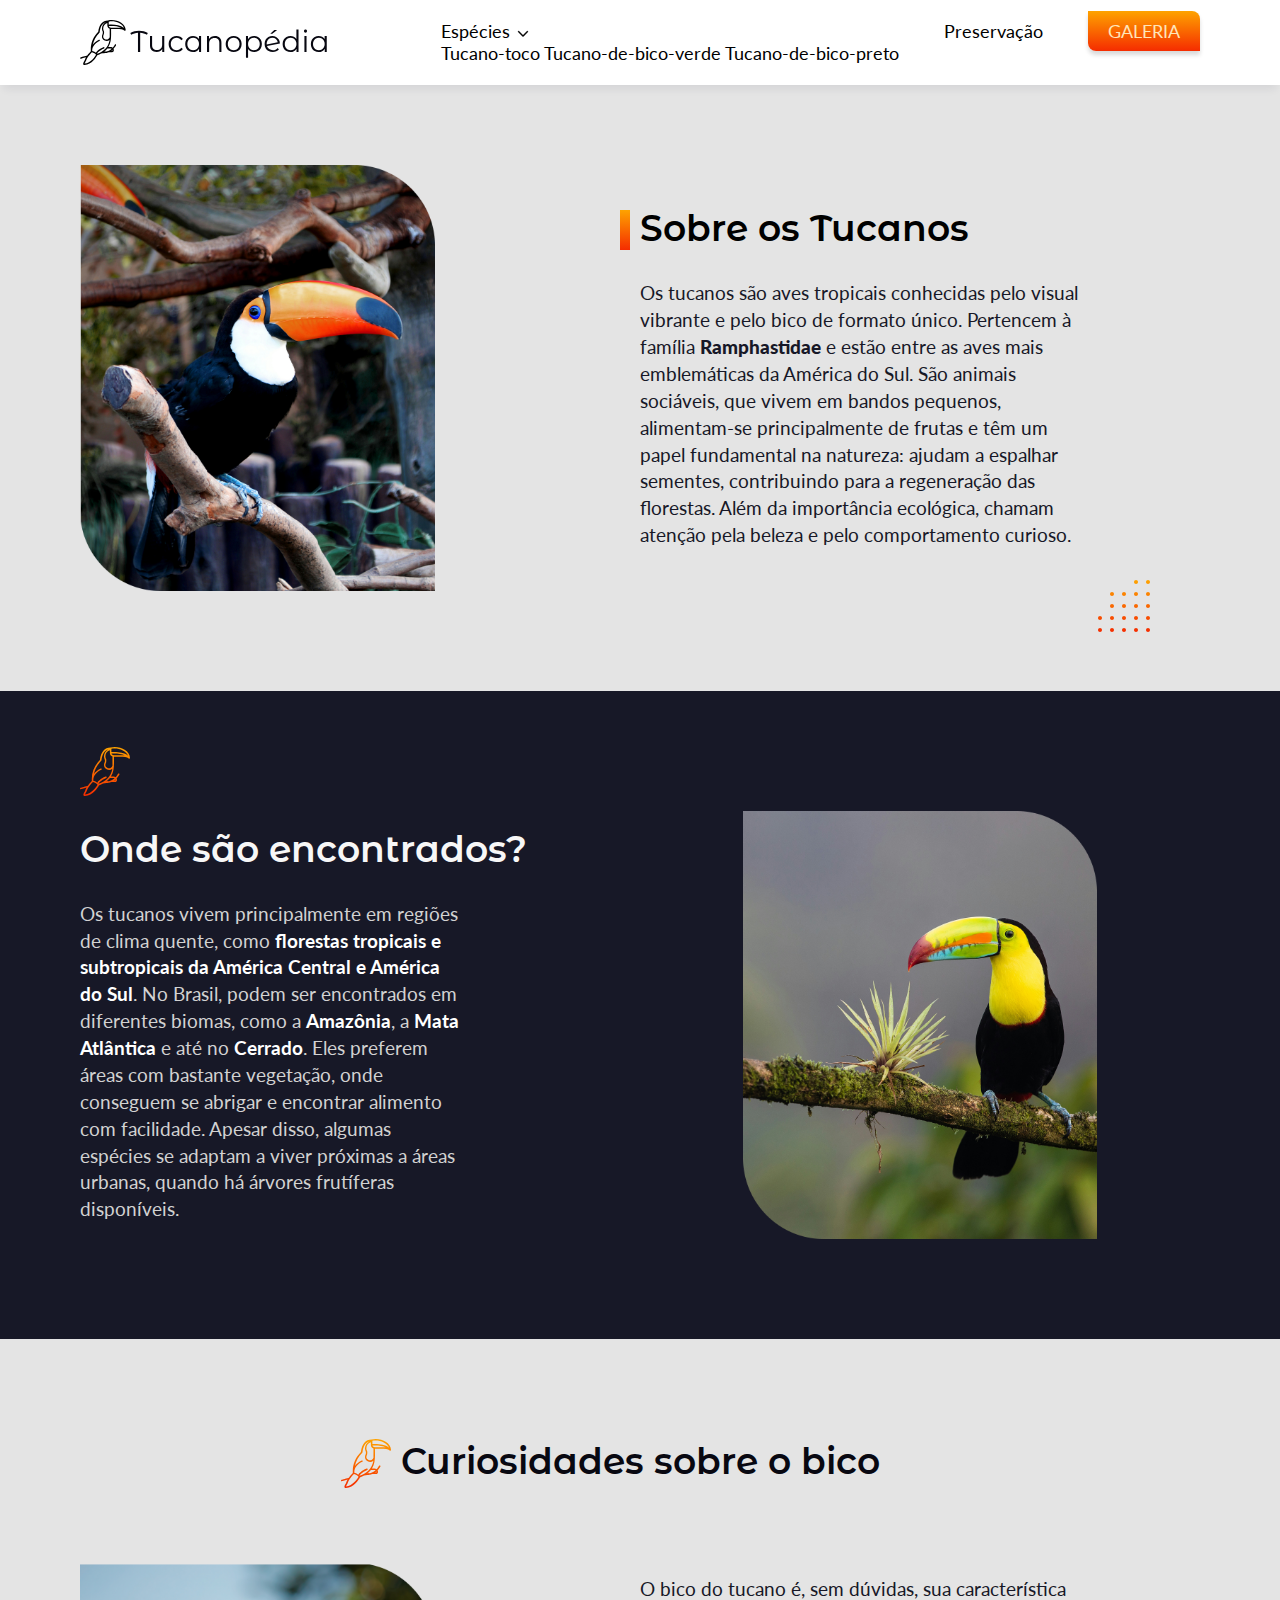
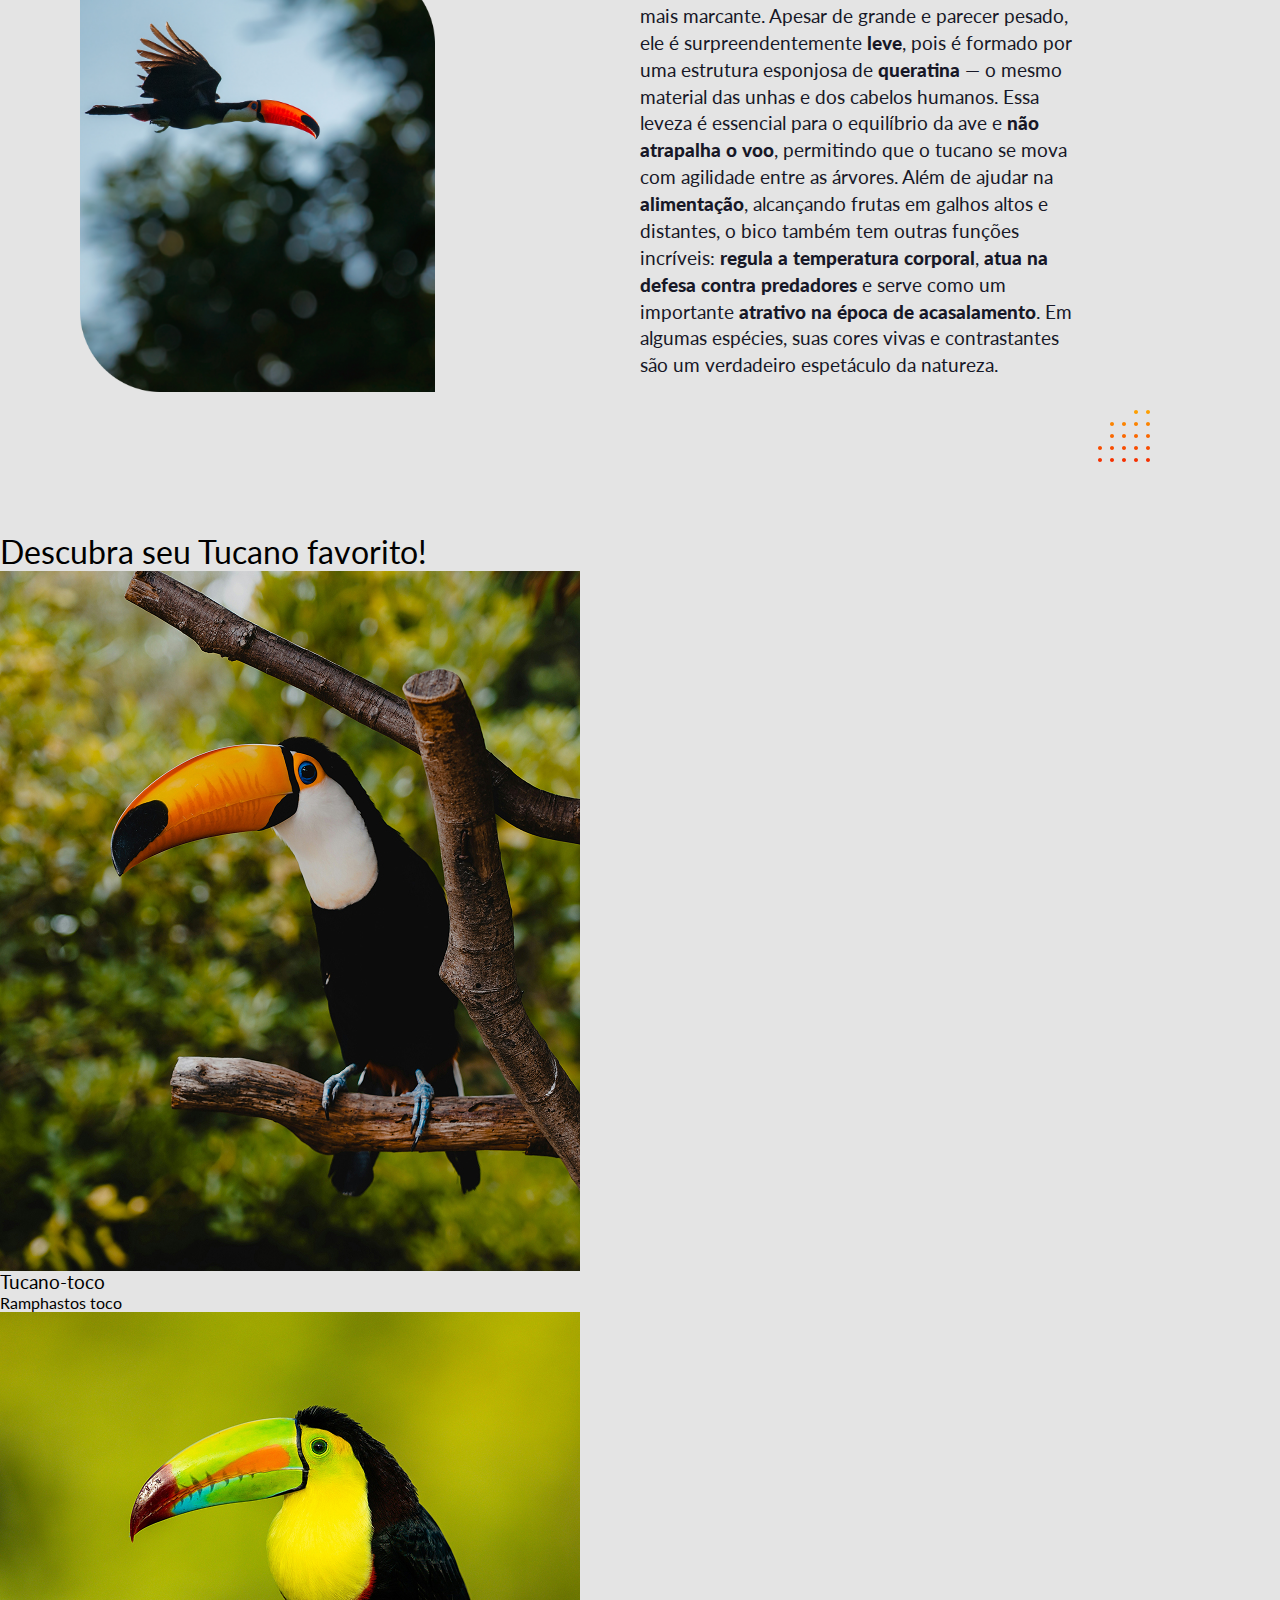
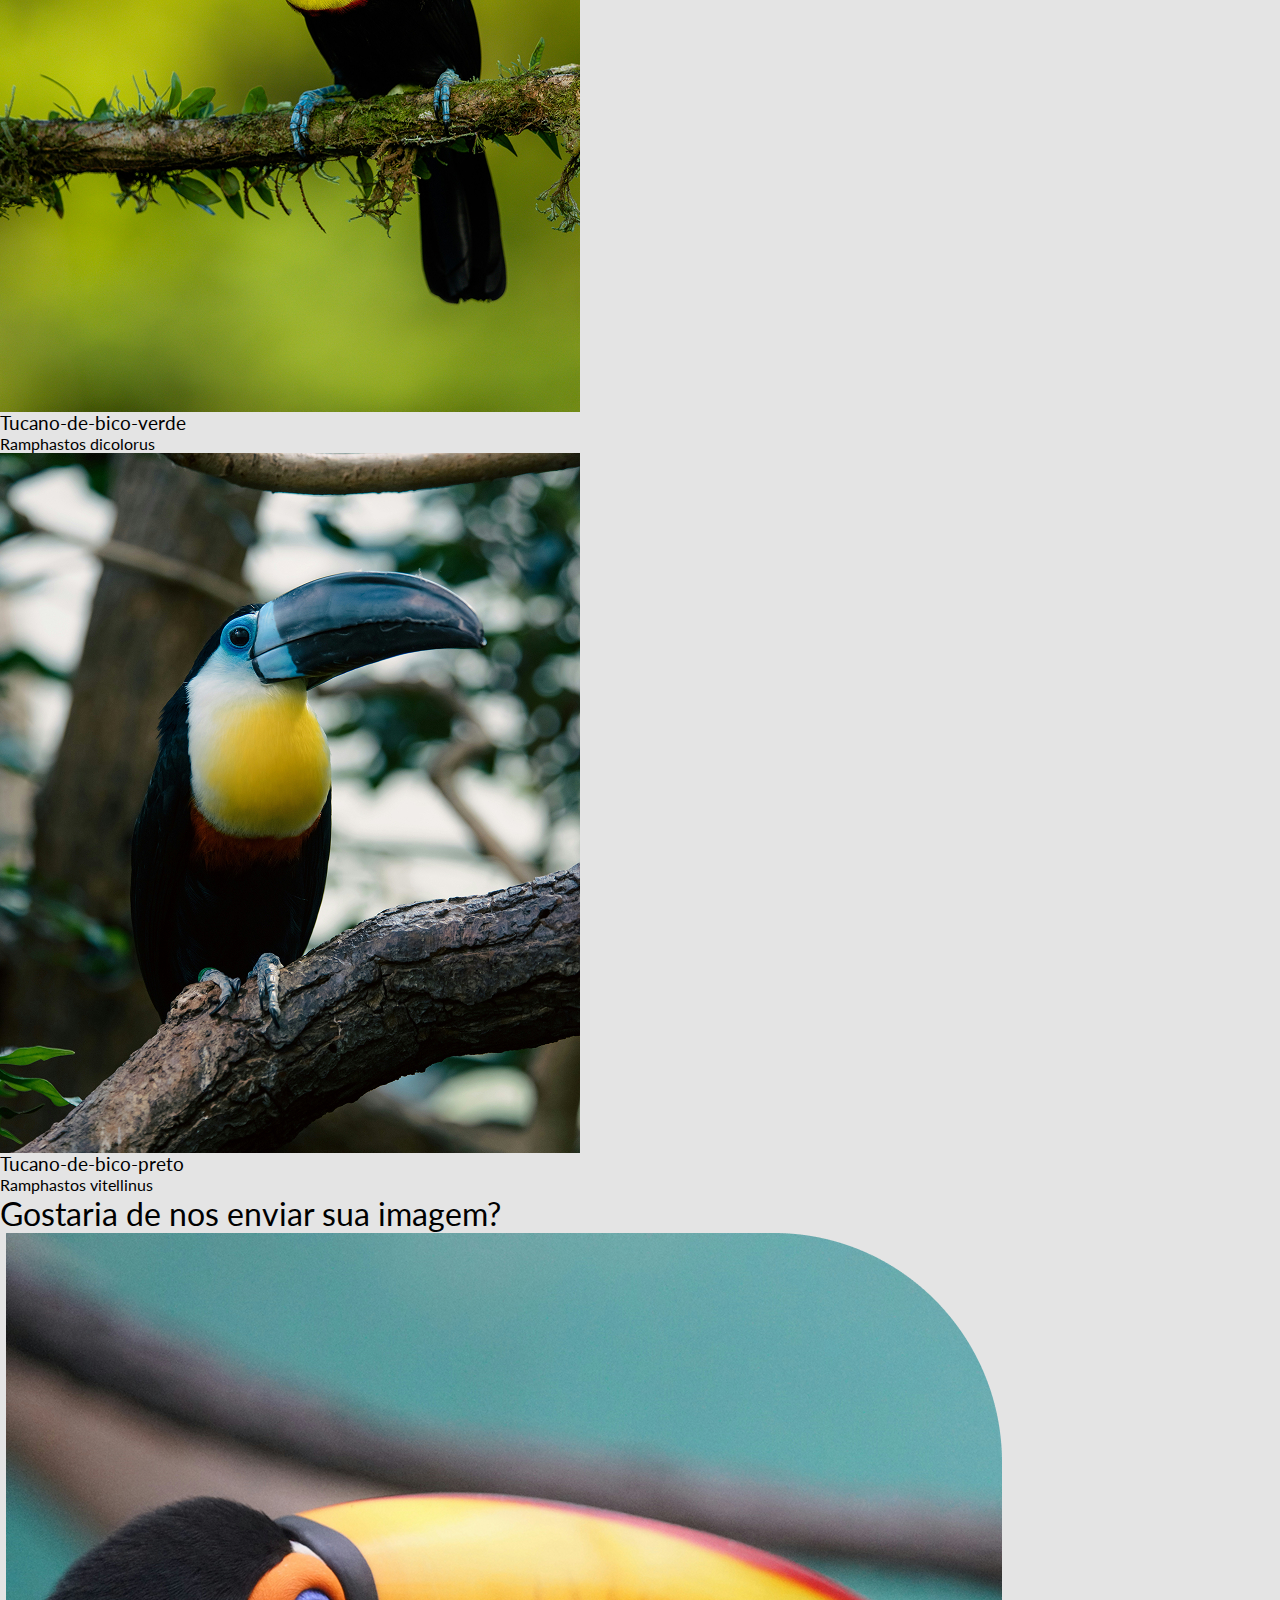
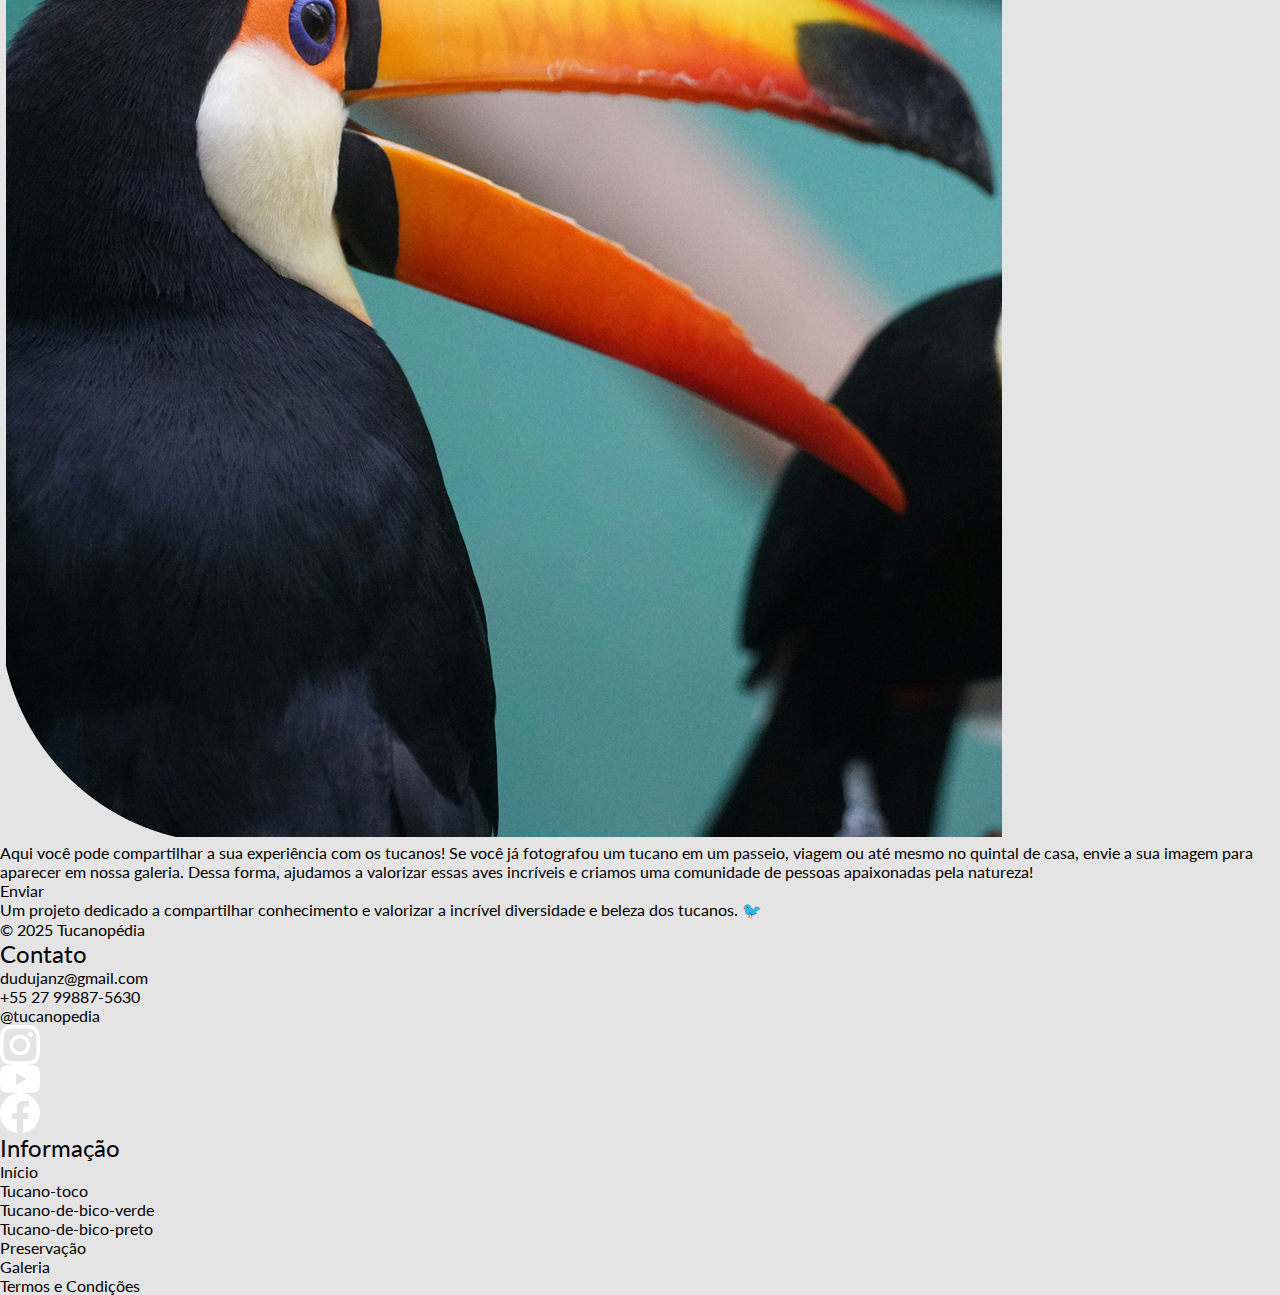
<file: index.html>
<!DOCTYPE html>
<html lang="pt-br">

<head>
    <meta charset="UTF-8">
    <meta name="viewport" content="width=device-width, initial-scale=1.0">
    <link rel="stylesheet" href="./css/style.css">
    <title>Tucanopédia</title>
</head>

<body>
    <!--Cabeçalho e Barra de navegação-->
    <header>
        <div class="header-container">
            <img class="logo-tucanopedia" src="./src/logo-tucanopedia.svg" alt="Logo Tucanopédia">
            <nav>
                <ul>
                    <li class="dropdown">
                        <a href="#" class="item-dropdown">Espécies<span class="icone-dropdown"></span></a>
                        <div class="menu-dropdown">
                            <a href="#">Tucano-toco</a>
                            <a href="#">Tucano-de-bico-verde</a>
                            <a href="#">Tucano-de-bico-preto</a>
                        </div>
                    </li>
                    <li><a href="">Preservação</a></li>
                    <li><a href="#" class="botao-galeria">Galeria</a></li>
                </ul>
            </nav>
        </div>
    </header>

    <main>
        <section class="container-1">
            <div class="img-container-1">
                <img src="./src/tucano-img-section1.png" alt="Tucano-toco de lado sob galho">
            </div>
            <div class="texto-container-1">
                <h1 class="titulo-container-1">Sobre os Tucanos</h1>
                <p class="paragrafo-container-1">Os tucanos são aves tropicais conhecidas pelo visual vibrante e pelo bico de formato único. Pertencem à família <strong>Ramphastidae</strong> e estão entre as aves mais emblemáticas da América do Sul. São animais sociáveis, que vivem em bandos pequenos, alimentam-se principalmente de frutas e têm um papel fundamental na natureza: ajudam a espalhar sementes, contribuindo para a regeneração das florestas. Além da importância ecológica, chamam atenção pela beleza e pelo comportamento curioso.</p>
            </div>
        </section>

        <div class="background-container-2">
            <section class="container-2">
                <div class="texto-container-2">
                    <h1 class="titulo-container-2">Onde são encontrados?</h1>
                    <p class="paragrafo-container-2">
                        Os tucanos vivem principalmente em regiões de clima quente, como <strong>florestas tropicais e subtropicais da América Central e América do Sul</strong>. No Brasil, podem ser encontrados em diferentes biomas, como a <strong>Amazônia</strong>, a <strong>Mata Atlântica</strong> e até no <strong>Cerrado</strong>. Eles preferem áreas com bastante vegetação, onde conseguem se abrigar e encontrar alimento com facilidade. Apesar disso, algumas espécies se adaptam a viver próximas a áreas urbanas, quando há árvores frutíferas disponíveis.
                    </p>
                </div>

                <div class="img-container-2">
                    <img src="./src/tucano-img-section2.png" alt="Tucano-de-bico-verde de lado sob galho">
                </div>
            </section>
        </div>

        <section class="container-3">
            <div class="titulo-container-3">
                <h1>Curiosidades sobre o bico</h1>
            </div>

            <div class="img-container-3">
                <img src="./src/tucano-img-section3.png" alt="Tucano-toco voando">
            </div>

            <div class="texto-container-3">
                <p class="paragrafo-container-3">
                    O bico do tucano é, sem dúvidas, sua característica mais marcante. Apesar de grande e parecer pesado, ele é surpreendentemente
                    <strong>leve</strong>, pois é formado por uma estrutura esponjosa de <strong>queratina</strong> — o mesmo material das unhas e dos cabelos humanos. Essa leveza é essencial para o equilíbrio da ave e <strong>não atrapalha o voo</strong>, permitindo que o tucano se mova com agilidade entre as árvores. Além de ajudar na <strong>alimentação</strong>, alcançando frutas em galhos altos e distantes, o bico também tem outras funções incríveis: <strong>regula a temperatura corporal</strong>, <strong>atua na defesa contra predadores</strong> e serve como um importante <strong>atrativo na época de acasalamento</strong>. Em algumas espécies, suas cores vivas e contrastantes são um verdadeiro espetáculo da natureza.
                </p>
            </div>
        </section>

        <div class="background-container-4">
            <section class="container-4">
                <div class="titulo-container-4">
                    <h1>Descubra seu Tucano favorito!</h1>
                </div>

                <ul class="lista-de-tucanos">
                    <li>
                        <div class="tucano-toco escolha-tucano">
                            <a href="#">
                                <img class="img-escolha" src="./src/tucano-toco-img-descubra.jpg" alt="Tucano-toco sob galho">
                                <h3 class="titulo-escolha">Tucano-toco</h3>
                                <span class="especie-escolha">Ramphastos toco</span>
                            </a>
                        </div>
                    </li>

                    <li>
                        <div class="tucano-de-bico-verde escolha-tucano">
                            <a href="#">
                                <img class="img-escolha" src="./src/tucano-do-bico-verde-descubra.jpg" alt="Tucano-de-bico-verde sob galho">
                                <h3 class="titulo-escolha">Tucano-de-bico-verde</h3>
                                <span class="especie-escolha">Ramphastos dicolorus</span>
                            </a>
                        </div>
                    </li>

                    <li>
                        <div class="tucano-de-bico-preto escolha-tucano">
                            <a href="#">
                                <img class="img-escolha" src="./src/tucano-do-bico-preto-descubra.jpg" alt="Tucano-de-bico-preto sob galho">
                                <h3 class="titulo-escolha">Tucano-de-bico-preto</h3>
                                <span class="especie-escolha">Ramphastos vitellinus</span>
                            </a>
                        </div>
                    </li>
                </ul>
            </section>
        </div>

        <section class="container-5">
            <div class="titulo-container-5">
                <h1>Gostaria de nos enviar sua imagem?</h1>
            </div>

            <div class="img-container-5">
                <img src="./src/tucano-img-envie-sua-imagem.png" alt="Tucano-toco com o bico aberto">
            </div>

            <div class="conteudo-container-5">
                <p class="paragrafo-container-5">
                    Aqui você pode compartilhar a sua experiência com os tucanos! Se você já fotografou um tucano em um passeio, viagem ou até mesmo no quintal de casa, envie a sua imagem para aparecer em nossa galeria. Dessa forma, ajudamos a valorizar essas aves incríveis e criamos uma comunidade de pessoas apaixonadas pela natureza!
                </p>

                <a href="#" class="botao-container-5">Enviar</a>
            </div>
        </section>
    </main>

    <div class="background-footer">
        <footer>
            <div class="footer-coluna-1">
                <p class="paragrafo-coluna-1">
                    Um projeto dedicado a compartilhar conhecimento e valorizar a incrível diversidade e beleza dos tucanos. 🐦
                </p>
                <span class="footer-copyright">© 2025 Tucanopédia</span>
            </div>

            <div class="footer-coluna-2">
                <h2>Contato</h2>

                <ul class="lista-contatos">
                    <li>dudujanz@gmail.com</li>
                    <li>+55 27 99887-5630</li>
                    <li>@tucanopedia</li>
                </ul>

                <ul class="icone-redes-sociais">
                    <li><a href="#"><img src="./src/instagram-icon.svg" alt="Ícone do Instagram"></a></li>
                    <li><a href="#"><img src="./src/youtube-icon.svg" alt="Ícone do YouTube"></a></li>
                    <li><a href="#"><img src="./src/facebook-icon.svg" alt="Ícone do Facebook"></a></li>
                </ul>
            </div>

            <div class="footer-coluna-3">
                <h2>Informação</h2>
                <ul class="links-do-site">
                    <li>Início</li>
                    <li>Tucano-toco</li>
                    <li>Tucano-de-bico-verde</li>
                    <li>Tucano-de-bico-preto</li>
                    <li>Preservação</li>
                    <li>Galeria</li>
                    <li>Termos e Condições</li>
                </ul>
            </div>
        </footer>
    </div>
</body>

</html>
</file>
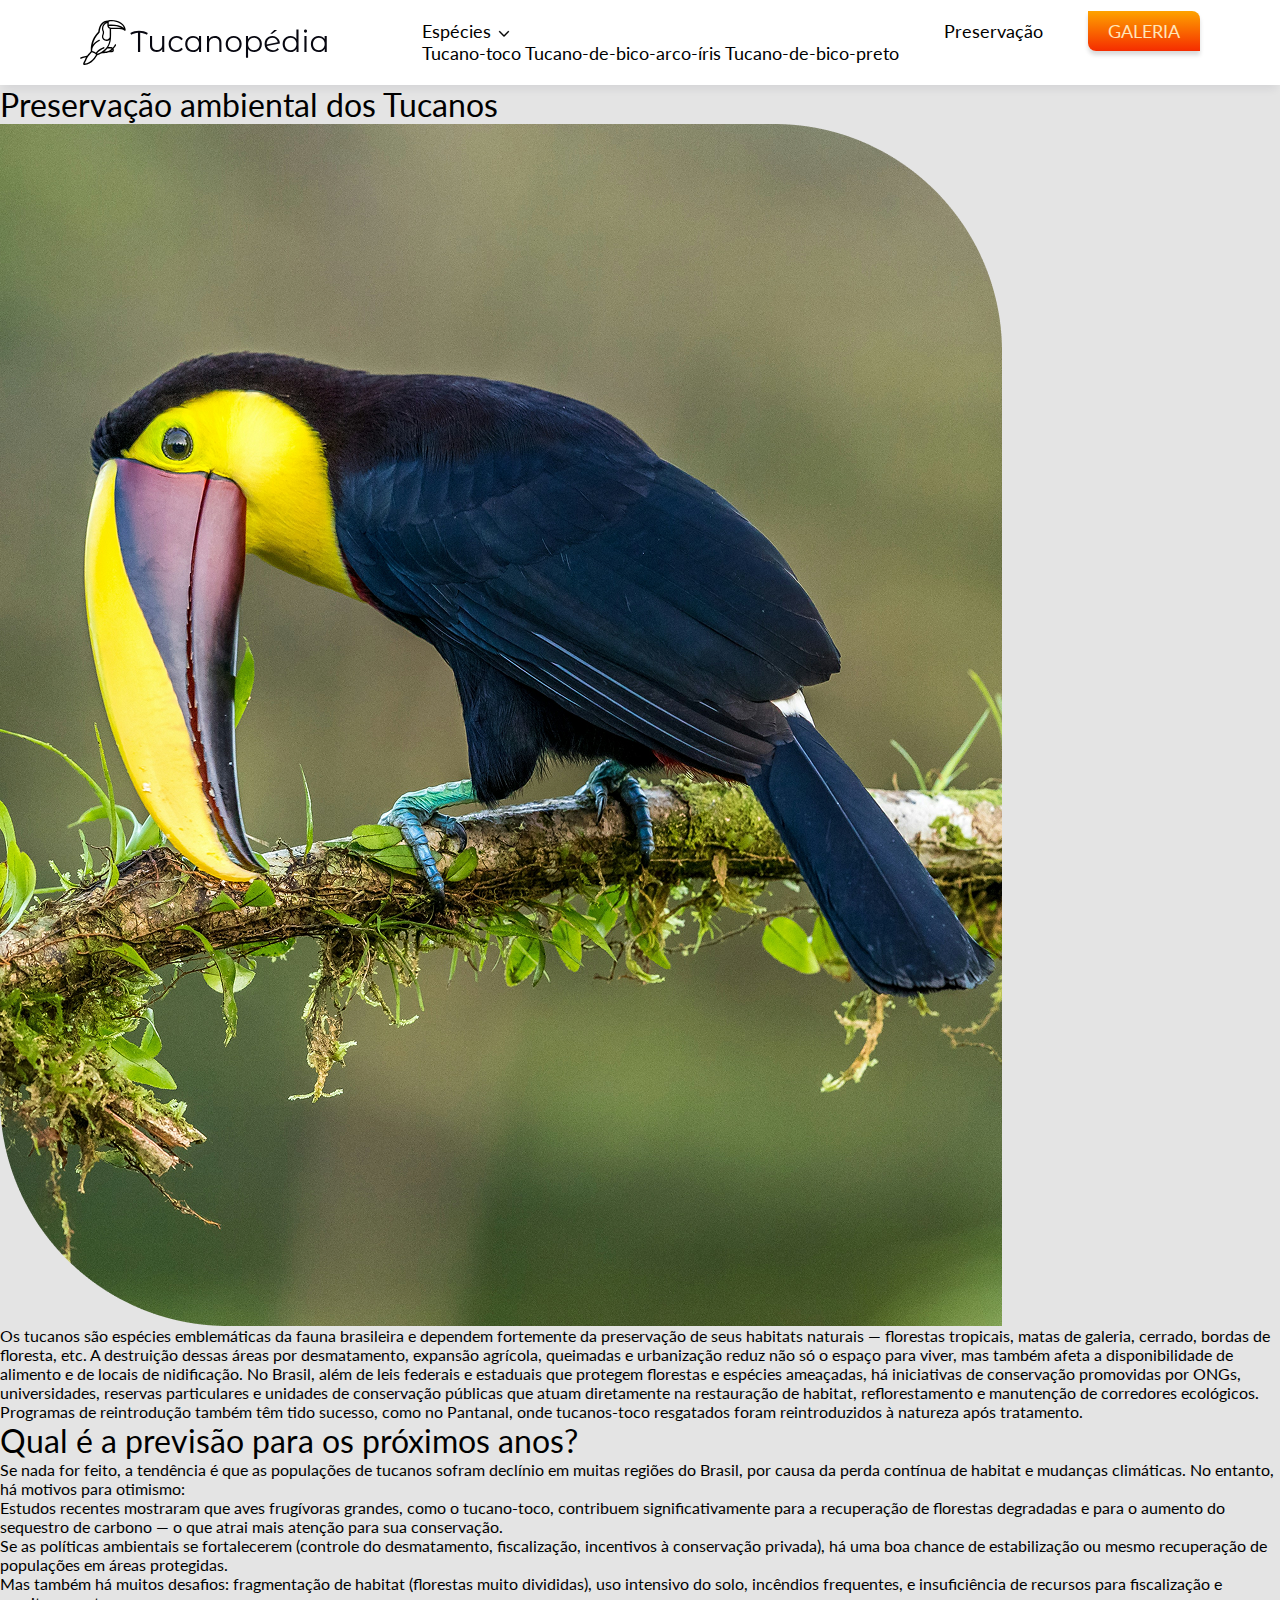
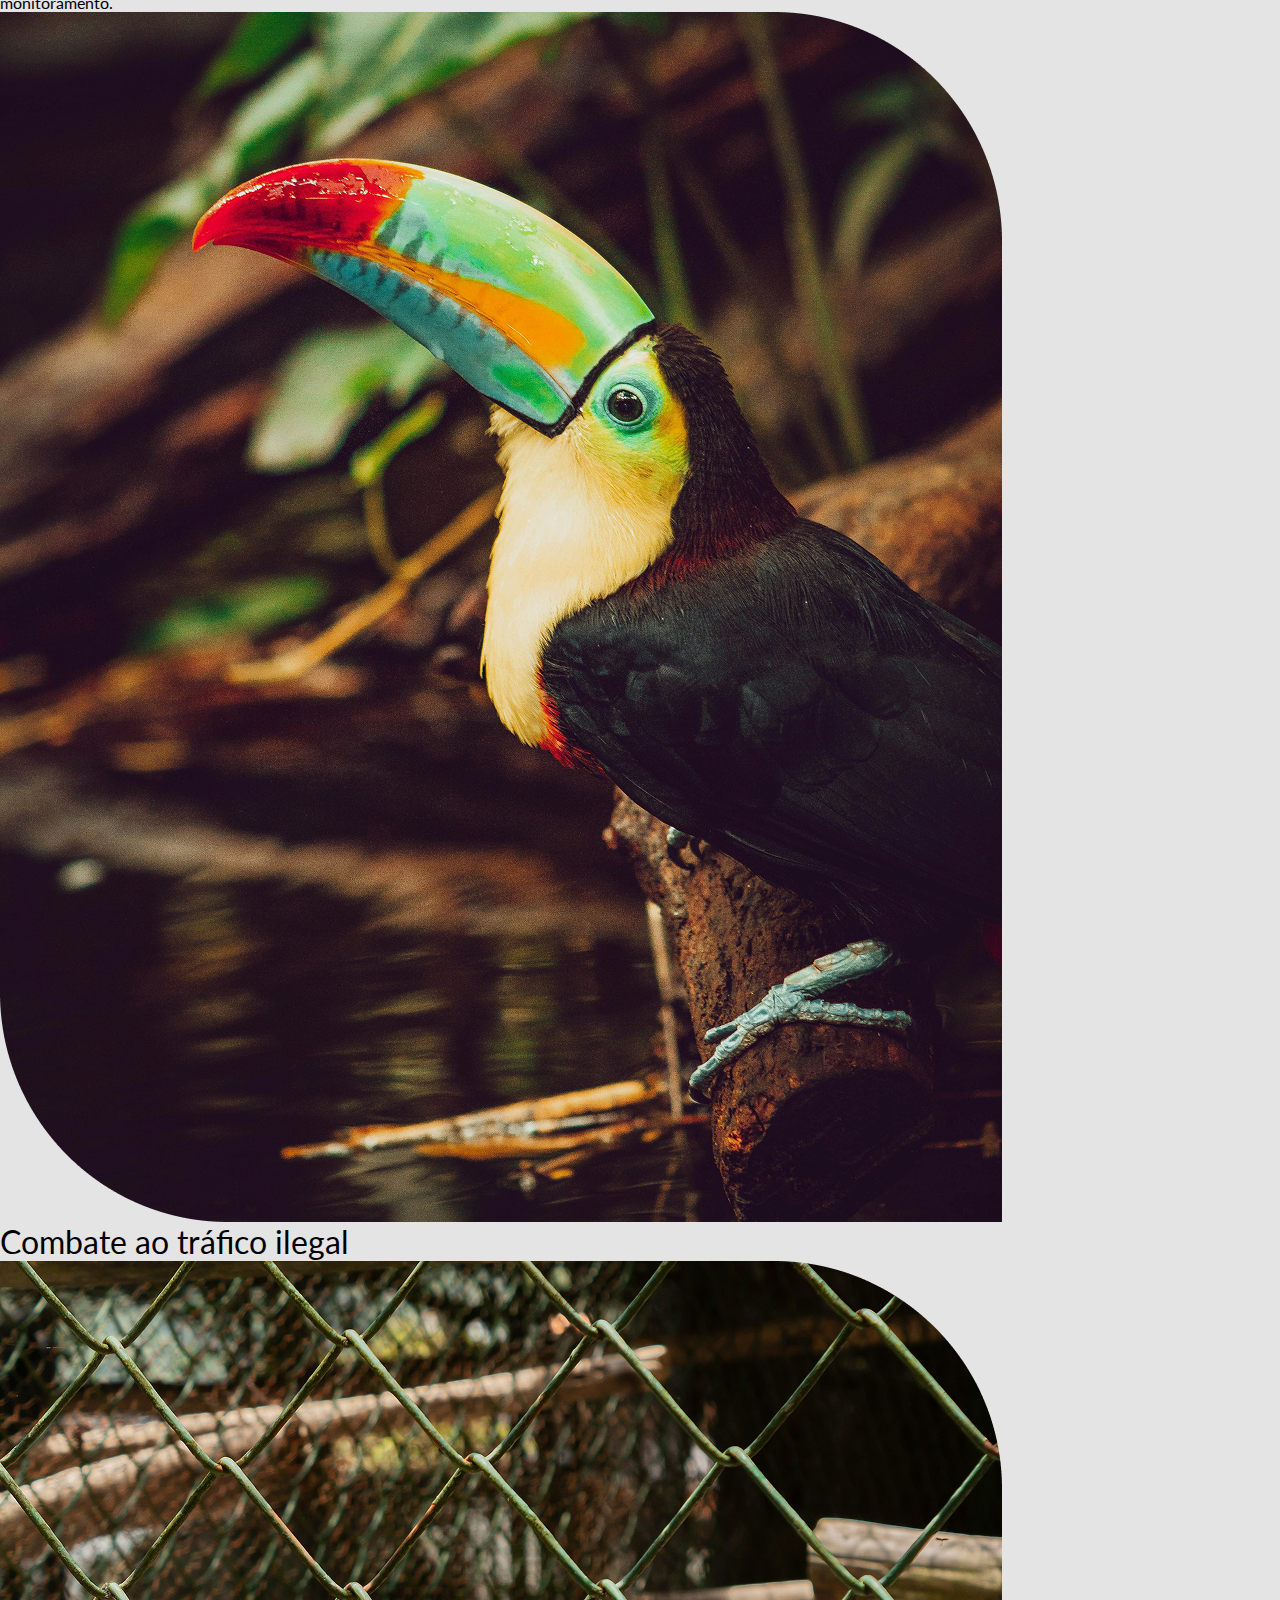
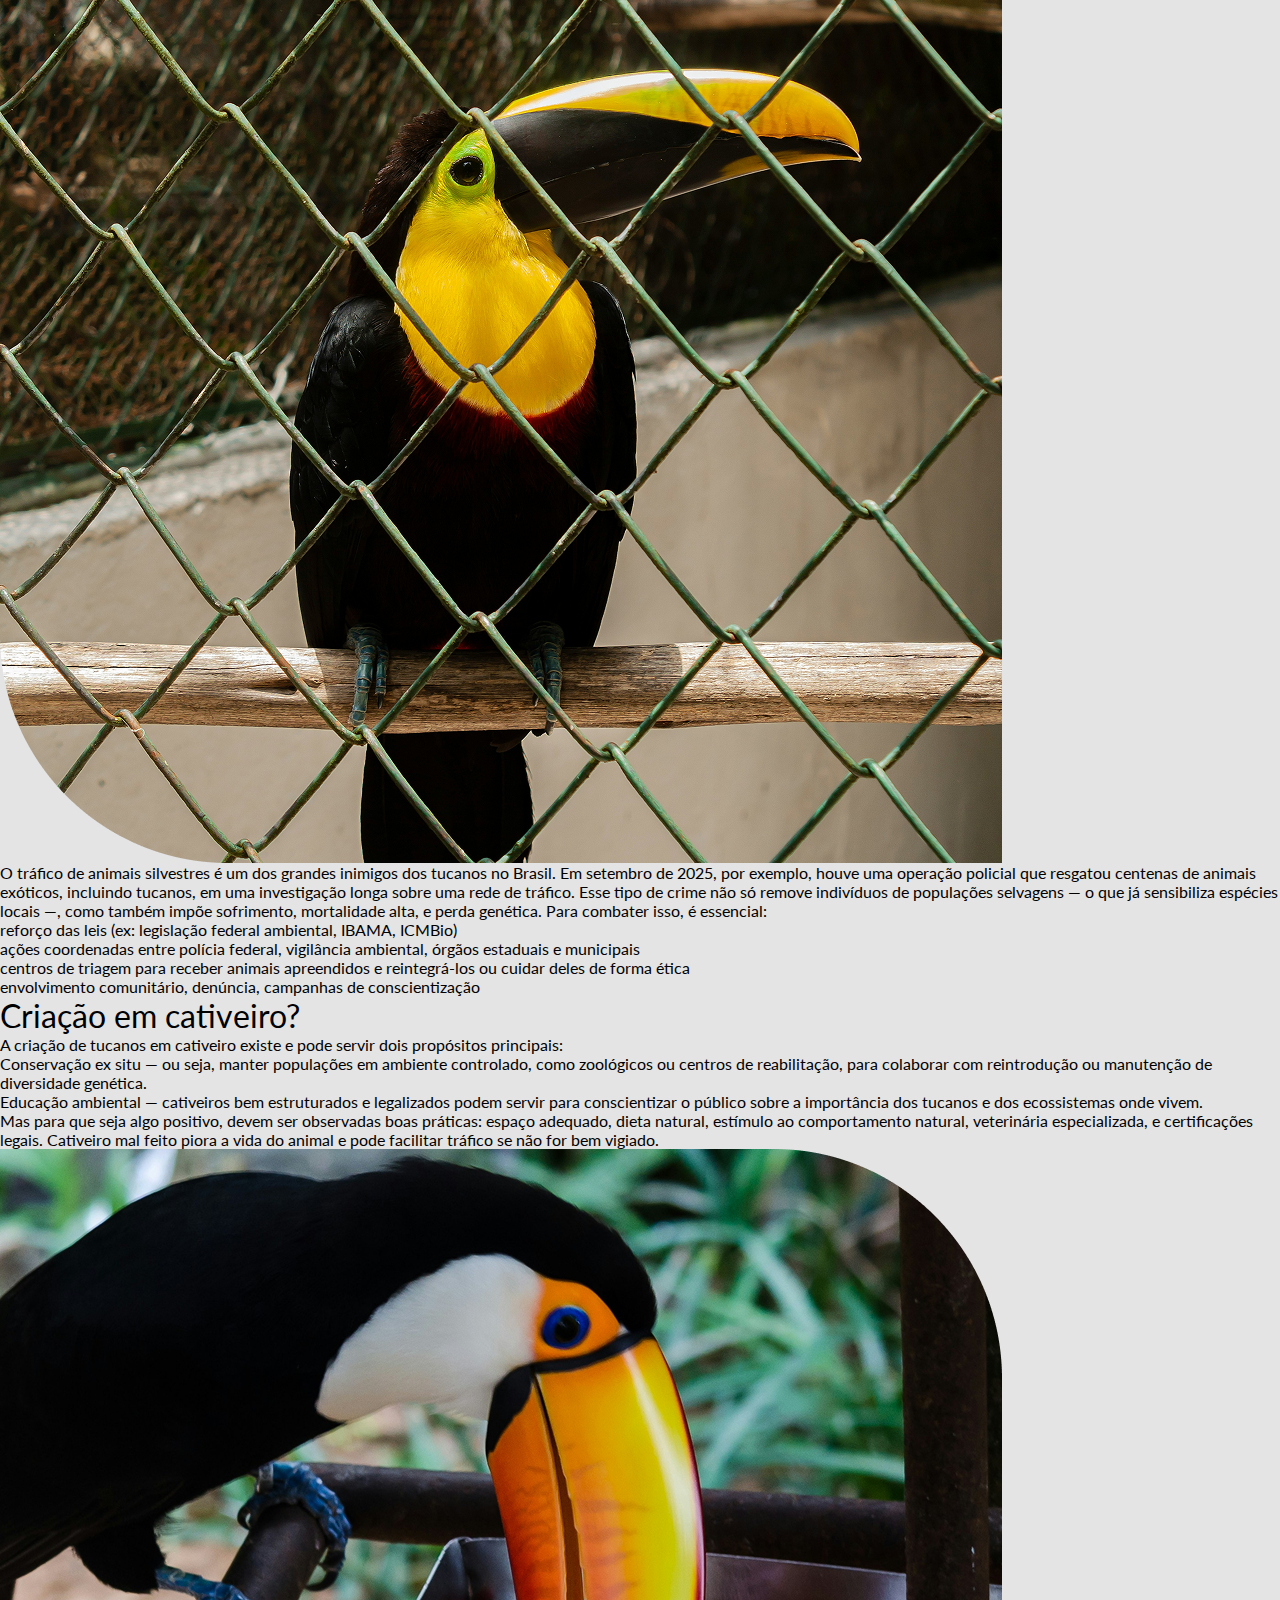
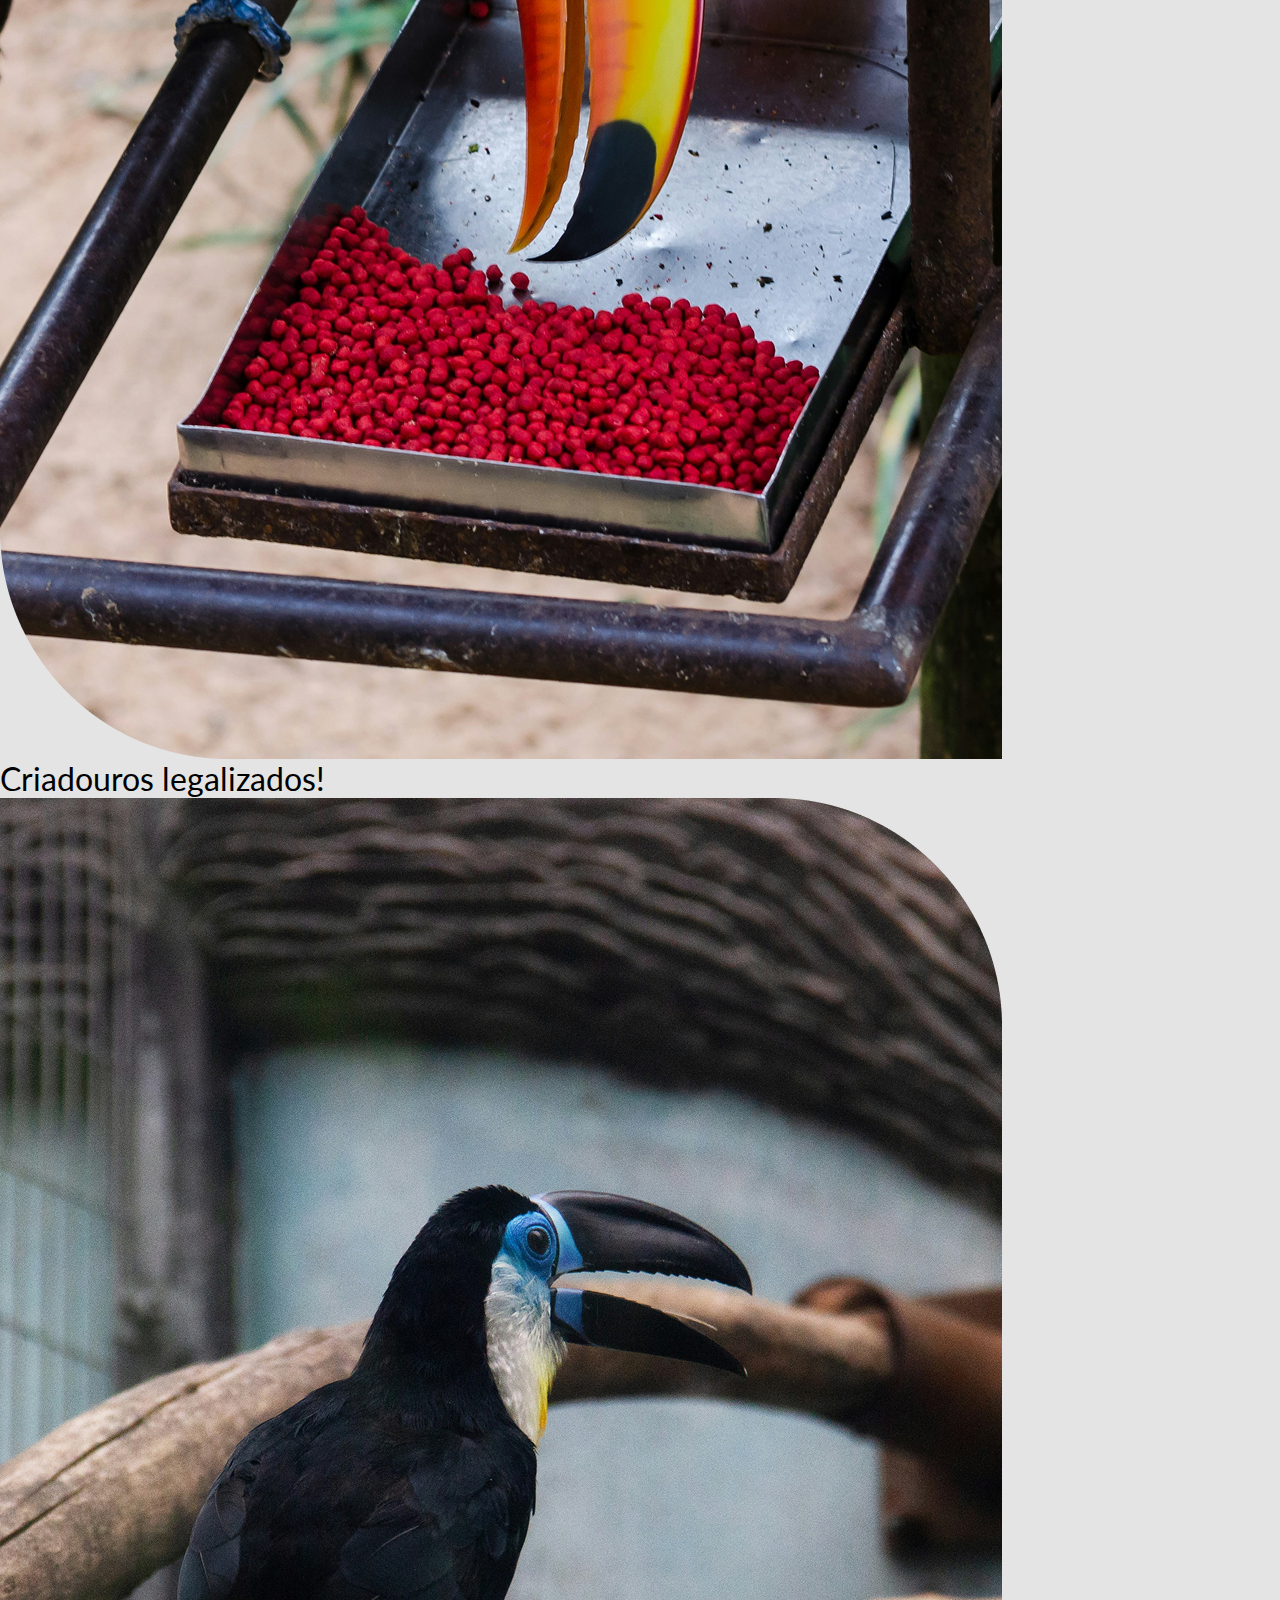
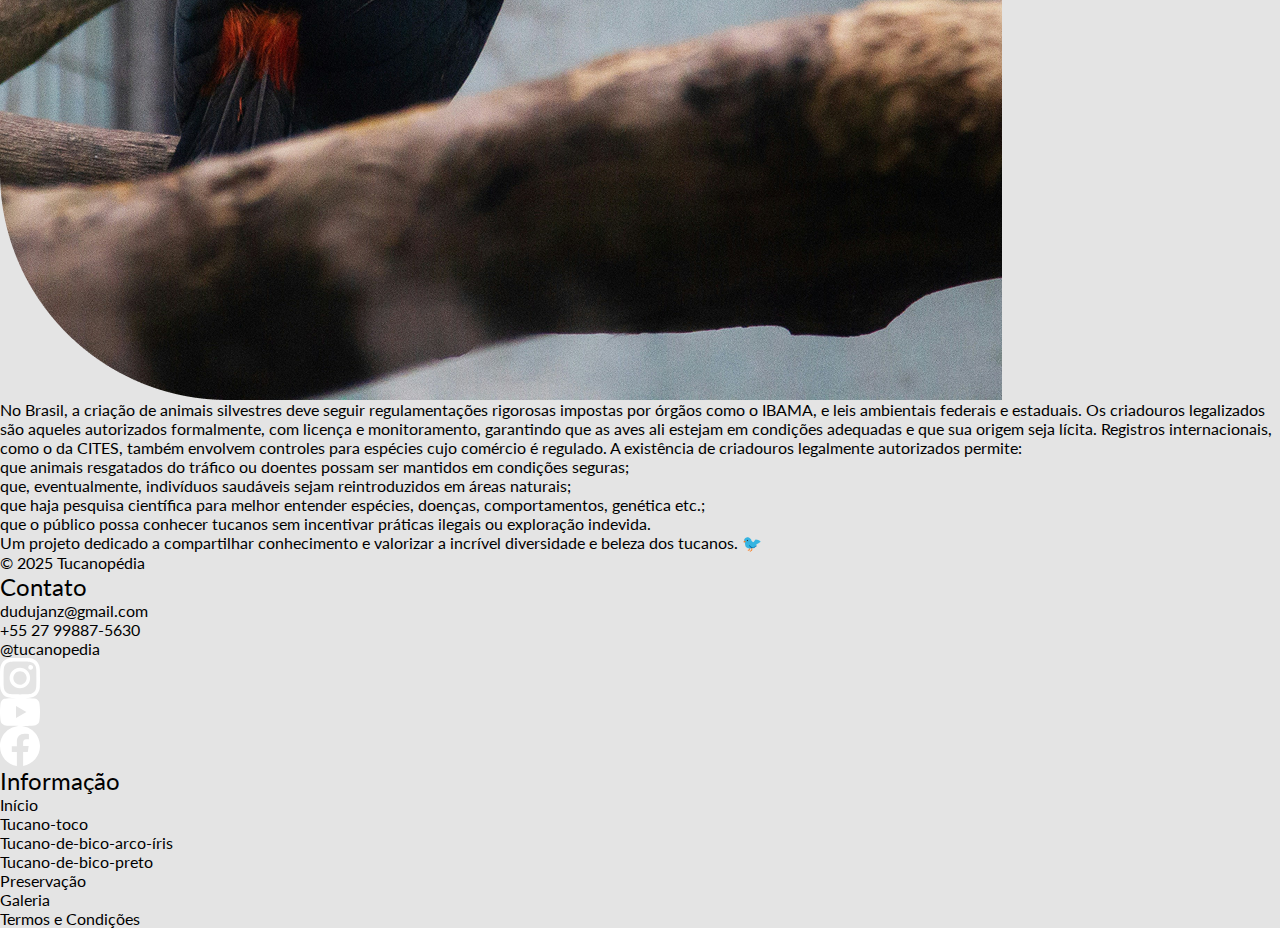
<file: preservacao.html>
<!DOCTYPE html>
<html lang="pt-br">

<head>
    <meta charset="UTF-8">
    <meta name="viewport" content="width=device-width, initial-scale=1.0">
    <link rel="shortcut icon" href="./src/icone-tucano-cinza.svg" type="image/x-icon">
    <link rel="stylesheet" type="text/css" href="./css/style.css">
    <title>Preservação - Tucanopédia</title>
</head>

<body>
    <!--Cabeçalho e Barra de navegação-->
    <header>
        <div class="header-container">
            <a href="./index.html"><img class="logo-tucanopedia" src="./src/logo-tucanopedia.svg" alt="Logo Tucanopédia"></a>
            <nav>
                <ul>
                    <li class="dropdown">
                        <a href="#" class="item-dropdown">Espécies<span class="icone-dropdown"></span></a>
                        <div class="menu-dropdown">
                            <a href="./tucano-toco.html">Tucano-toco</a>
                            <a href="./tucano-bico-arco-iris.html">Tucano-de-bico-arco-íris</a>
                            <a href="./tucano-bico-preto.html">Tucano-de-bico-preto</a>
                        </div>
                    </li>
                    <li><a href="./preservacao.html">Preservação</a></li>
                    <li><a href="#" class="botao-galeria">Galeria</a></li>
                </ul>
            </nav>
        </div>
    </header>

    <section class="container-1-p">
        <div class="titulo-container-1-p">
            <h1>Preservação ambiental dos Tucanos</h1>
        </div>

        <div class="img-container-1-p">
            <img src="./src/tucano-container-1-preservacao.png" alt="Tucano-de-bico-preto sob galho">
        </div>

        <div class="texto-container-1-p">
            <p class="paragrafo-container-1-p">
                Os tucanos são espécies emblemáticas da fauna brasileira e dependem fortemente da preservação de seus habitats naturais — florestas tropicais, matas de galeria, cerrado, bordas de floresta, etc. A destruição dessas áreas por desmatamento, expansão agrícola, queimadas e urbanização reduz não só o espaço para viver, mas também afeta a disponibilidade de alimento e de locais de nidificação.
                No Brasil, além de leis federais e estaduais que protegem florestas e espécies ameaçadas, há iniciativas de conservação promovidas por ONGs, universidades, reservas particulares e unidades de conservação públicas que atuam diretamente na restauração de habitat, reflorestamento e manutenção de corredores ecológicos. Programas de reintrodução também têm tido sucesso, como no Pantanal, onde tucanos-toco resgatados foram reintroduzidos à natureza após tratamento.
            </p>
        </div>
    </section>

    <div class="background-container-2-p">
        <section class="container-2-p">
            <div class="texto-container-2-p">
                <h1 class="titulo-container-2-p">Qual é a previsão para os próximos anos?</h1>
                <div class="paragrafos">
                    <p class="paragrafo-container-2-p">
                        Se nada for feito, a tendência é que as populações de tucanos sofram declínio em muitas regiões do Brasil, por causa da perda contínua de habitat e mudanças climáticas. No entanto, há motivos para otimismo:
                    </p>

                    <p class="paragrafo-container-2-p">
                        Estudos recentes mostraram que aves frugívoras grandes, como o tucano-toco, contribuem significativamente para a recuperação de florestas degradadas e para o aumento do sequestro de carbono — o que atrai mais atenção para sua conservação.
                    </p class="paragrafo-container-2-p">

                    <p class="paragrafo-container-2-p">
                        Se as políticas ambientais se fortalecerem (controle do desmatamento, fiscalização, incentivos à conservação privada), há uma boa chance de estabilização ou mesmo recuperação de populações em áreas protegidas.
                    </p>

                    <p class="paragrafo-container-2-p">
                        Mas também há muitos desafios: fragmentação de habitat (florestas muito divididas), uso intensivo do solo, incêndios frequentes, e insuficiência de recursos para fiscalização e monitoramento.
                    </p>
                </div>
            </div>

            <div class="img-container-2-p">
                <img src="./src/tucano-container-2-preservacao.png" alt="Tucano-de-bico-verde olhando para cima">
            </div>
        </section>
    </div>

    <section class="container-3-p">
        <div class="titulo-container-3-p">
            <h1>Combate ao tráfico ilegal</h1>
        </div>

        <div class="img-container-3-p">
            <img src="./src/tucano-container-3-preservacao.png" alt="Tucano-de-bico-preto em ambiente cercado por grades">
        </div>

        <div class="texto-container-3-p">
            <div class="paragrafos-c-3-p">
                <p class="paragrafo-container-3-p">
                    O tráfico de animais silvestres é um dos grandes inimigos dos tucanos no Brasil. Em setembro de 2025, por exemplo, houve uma operação policial que resgatou centenas de animais exóticos, incluindo tucanos, em uma investigação longa sobre uma rede de tráfico.
                    Esse tipo de crime não só remove indivíduos de populações selvagens — o que já sensibiliza espécies locais —, como também impõe sofrimento, mortalidade alta, e perda genética. Para combater isso, é essencial:
                </p>

                <p class="paragrafo-container-3-p">
                    reforço das leis (ex: legislação federal ambiental, IBAMA, ICMBio)
                </p>

                <p class="paragrafo-container-3-p">
                    ações coordenadas entre polícia federal, vigilância ambiental, órgãos estaduais e municipais
                </p>

                <p class="paragrafo-container-3-p">
                    centros de triagem para receber animais apreendidos e reintegrá-los ou cuidar deles de forma ética
                </p>

                <p class="paragrafo-container-3-p">
                    envolvimento comunitário, denúncia, campanhas de conscientização
                </p>
            </div>
        </div>
    </section>

    <div class="background-container-4-p">
        <section class="container-4-p">
            <div class="texto-container-4-p">
                <h1 class="titulo-container-4-p">Criação em cativeiro<span class="texto-colorido">?</span></h1>
                <div class="paragrafos">
                    <p class="paragrafo-container-4-p">
                        A criação de tucanos em cativeiro existe e pode servir dois propósitos principais:
                    </p>

                    <p class="paragrafo-container-4-p">
                        Conservação ex situ — ou seja, manter populações em ambiente controlado, como zoológicos ou centros de reabilitação, para colaborar com reintrodução ou manutenção de diversidade genética.
                    </p class="paragrafo-container-4-p">

                    <p class="paragrafo-container-4-p">
                        Educação ambiental — cativeiros bem estruturados e legalizados podem servir para conscientizar o público sobre a importância dos tucanos e dos ecossistemas onde vivem.
                    </p>

                    <p class="paragrafo-container-4-p">
                        Mas para que seja algo positivo, devem ser observadas boas práticas: espaço adequado, dieta natural, estímulo ao comportamento natural, veterinária especializada, e certificações legais. Cativeiro mal feito piora a vida do animal e pode facilitar tráfico se não for bem vigiado.
                    </p>
                </div>
            </div>

            <div class="img-container-4-p">
                <img src="./src/tucano-container-4-preservacao.png" alt="Tucano-toco se alimentando em cativeiro">
            </div>
        </section>
    </div>

    <section class="container-5-p">
        <div class="titulo-container-5-p">
            <h1>Criadouros legalizados<span class="texto-colorido">!</span></h1>
        </div>

        <div class="img-container-5-p">
            <img src="./src/tucano-container-5-preservacao.png" alt="Tucano-de-bico-preto em ambiente cercado por grades sob galho">
        </div>

        <div class="texto-container-5-p">
            <div class="paragrafos-c-5-p">
                <p class="paragrafo-container-5-p">
                    No Brasil, a criação de animais silvestres deve seguir regulamentações rigorosas impostas por órgãos como o IBAMA, e leis ambientais federais e estaduais. Os criadouros legalizados são aqueles autorizados formalmente, com licença e monitoramento, garantindo que as aves ali estejam em condições adequadas e que sua origem seja lícita.
                    Registros internacionais, como o da CITES, também envolvem controles para espécies cujo comércio é regulado. A existência de criadouros legalmente autorizados permite:
                </p>

                <p class="paragrafo-container-5-p">
                    que animais resgatados do tráfico ou doentes possam ser mantidos em condições seguras;
                </p>

                <p class="paragrafo-container-5-p">
                    que, eventualmente, indivíduos saudáveis sejam reintroduzidos em áreas naturais;
                </p>

                <p class="paragrafo-container-5-p">
                    que haja pesquisa científica para melhor entender espécies, doenças, comportamentos, genética etc.;
                </p>

                <p class="paragrafo-container-5-p">
                    que o público possa conhecer tucanos sem incentivar práticas ilegais ou exploração indevida.
                </p>
            </div>
        </div>
    </section>

    <div class="background-footer">
        <footer>
            <div class="footer-coluna-1">
                <p class="paragrafo-coluna-1">
                    Um projeto dedicado a compartilhar conhecimento e valorizar a incrível diversidade e beleza dos tucanos. 🐦
                </p>
                <span class="footer-copyright">© 2025 Tucanopédia</span>
            </div>

            <div class="footer-coluna-2">
                <h2>Contato</h2>

                <ul class="lista-contatos">
                    <li>dudujanz@gmail.com</li>
                    <li>+55 27 99887-5630</li>
                    <li>@tucanopedia</li>
                </ul>

                <ul class="icone-redes-sociais">
                    <li><a href="#"><img src="./src/instagram-icon.svg" alt="Ícone do Instagram"></a></li>
                    <li><a href="#"><img src="./src/youtube-icon.svg" alt="Ícone do YouTube"></a></li>
                    <li><a href="#"><img src="./src/facebook-icon.svg" alt="Ícone do Facebook"></a></li>
                </ul>
            </div>

            <div class="footer-coluna-3">
                <h2>Informação</h2>
                <ul class="links-do-site">
                    <li><a href="./index.html">Início</a></li>
                    <li><a href="./tucano-toco.html">Tucano-toco</a></li>
                    <li><a href="./tucano-bico-arco-iris.html">Tucano-de-bico-arco-íris</a></li>
                    <li><a href="./tucano-bico-preto.html">Tucano-de-bico-preto</a></li>
                    <li><a href="./preservacao.html">Preservação</a></li>
                    <li><a href="">Galeria</a></li>
                    <li><a href="">Termos e Condições</a></li>
                </ul>
            </div>
        </footer>
    </div>
</body>

</html>
</file>
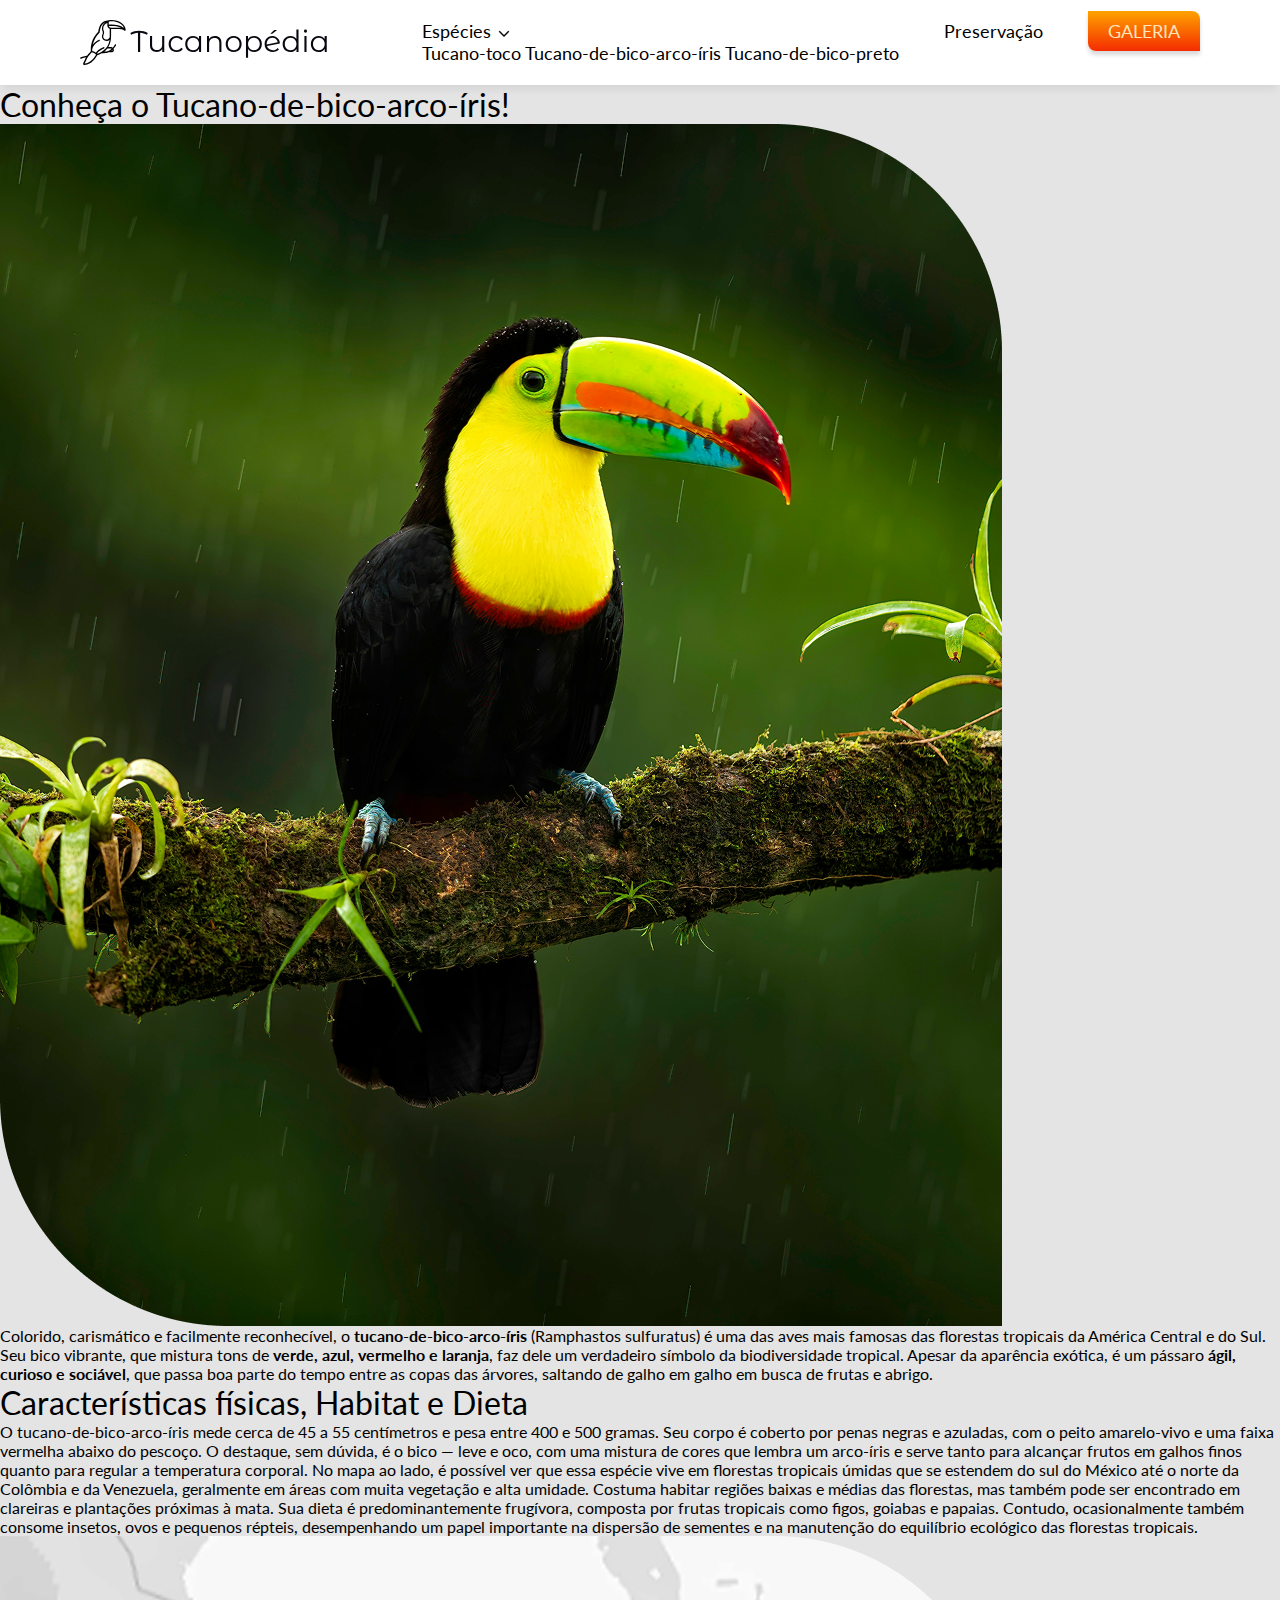
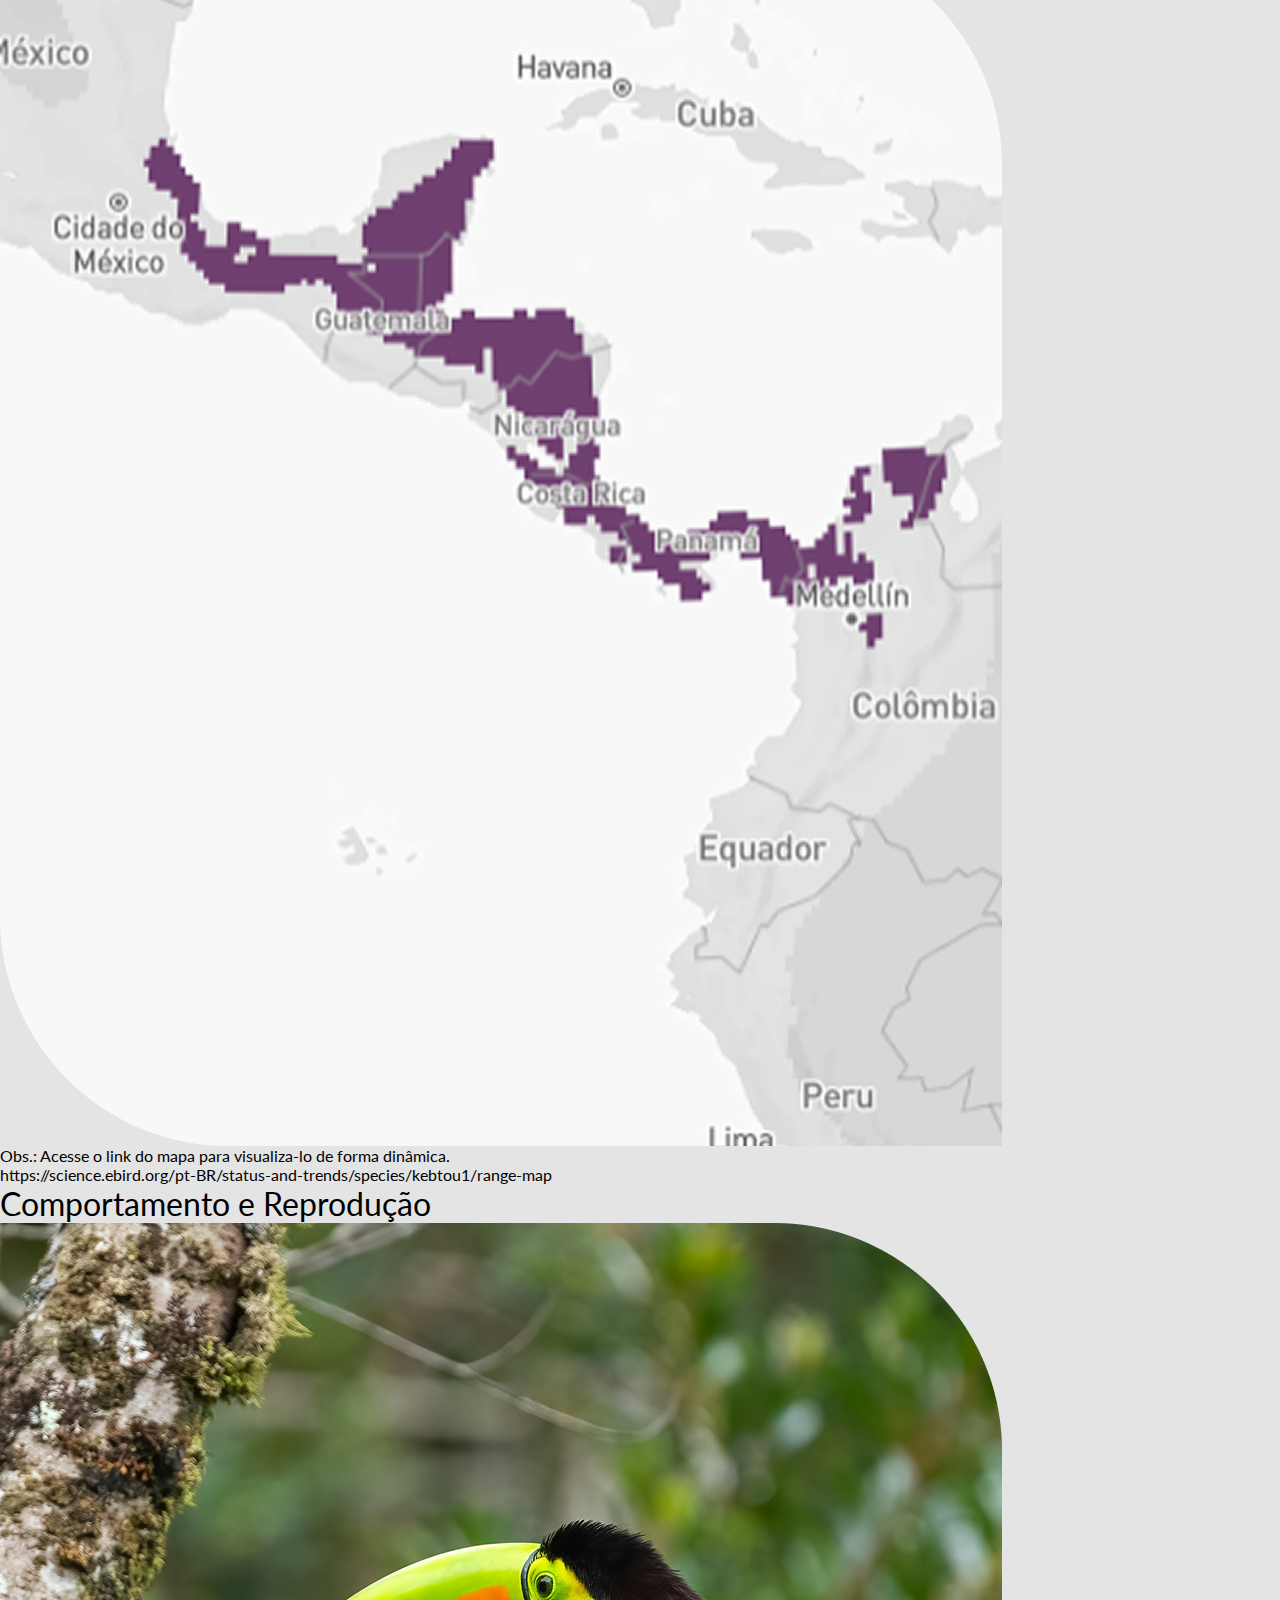
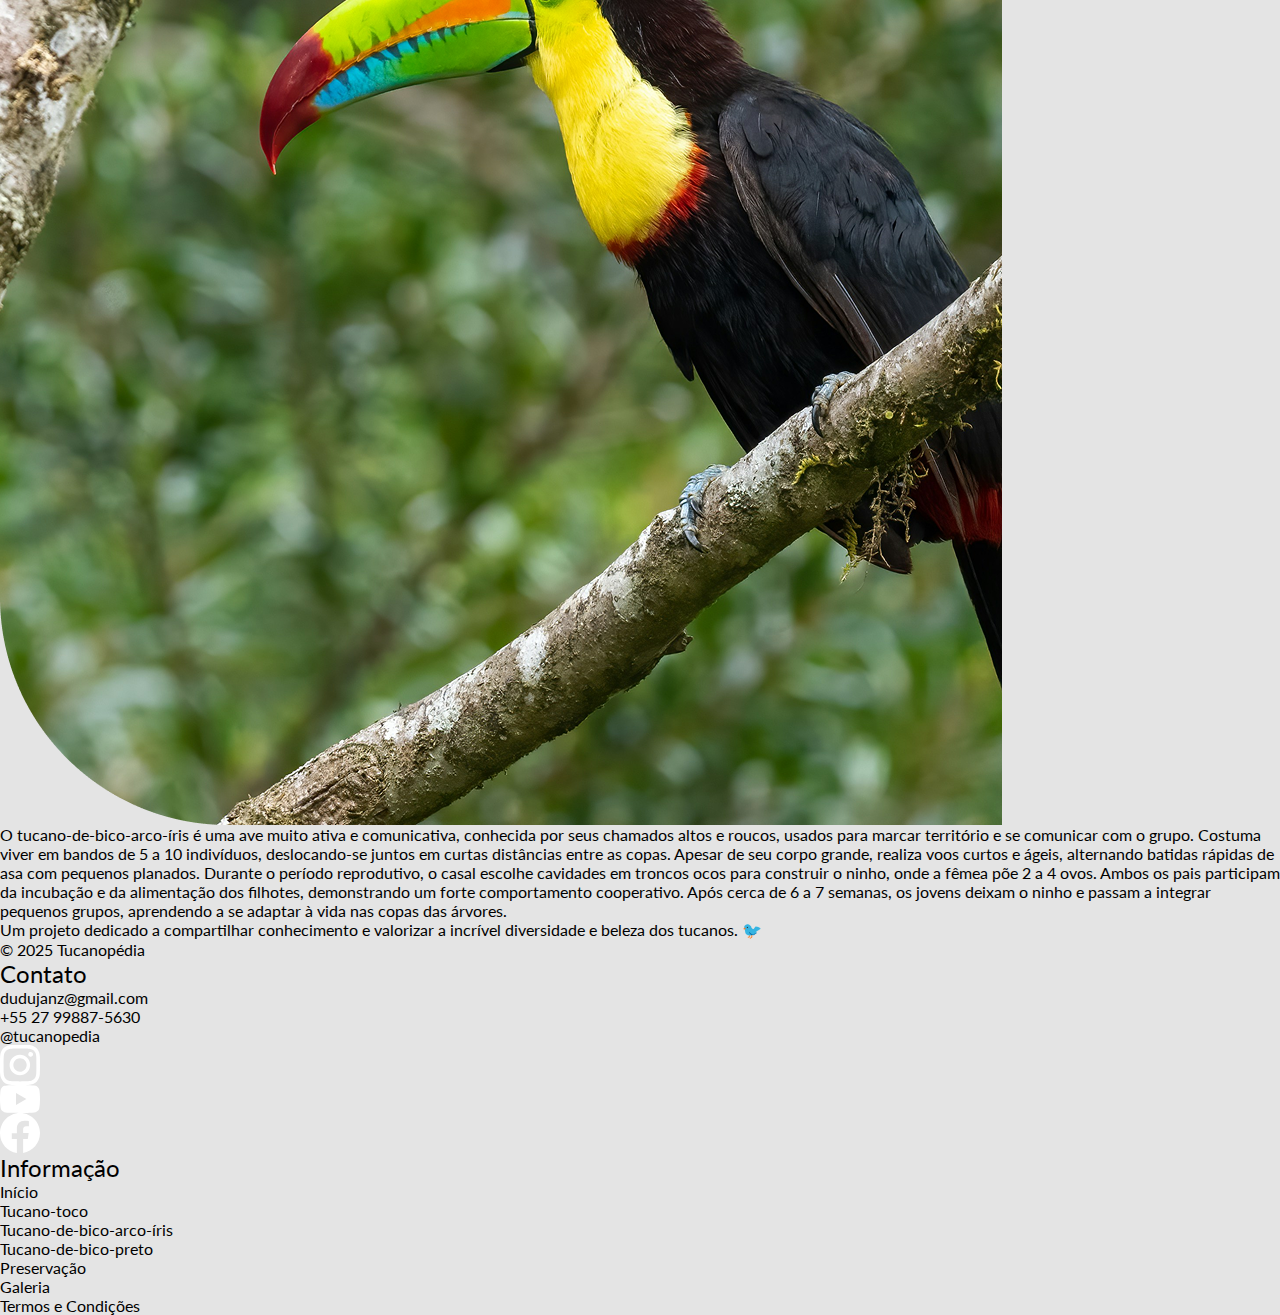
<file: tucano-bico-arco-iris.html>
<!DOCTYPE html>
<html lang="pt-br">

<head>
    <meta charset="UTF-8">
    <meta name="viewport" content="width=device-width, initial-scale=1.0">
    <link rel="stylesheet" type="text/css" href="./css/style.css">
    <link rel="shortcut icon" href="./src/icone-tucano-cinza.svg" type="image/x-icon">
    <title>Tucano-de-bico-arco-íris - Tucanopédia</title>
</head>

<body>
    <!--Cabeçalho e Barra de navegação-->
    <header>
        <div class="header-container">
            <a href="./index.html"><img class="logo-tucanopedia" src="./src/logo-tucanopedia.svg" alt="Logo Tucanopédia"></a>
            <nav>
                <ul>
                    <li class="dropdown">
                        <a href="#" class="item-dropdown">Espécies<span class="icone-dropdown"></span></a>
                        <div class="menu-dropdown">
                            <a href="./tucano-toco.html">Tucano-toco</a>
                            <a href="./tucano-bico-arco-iris.html">Tucano-de-bico-arco-íris</a>
                            <a href="#">Tucano-de-bico-preto</a>
                        </div>
                    </li>
                    <li><a href="./preservacao.html">Preservação</a></li>
                    <li><a href="#" class="botao-galeria">Galeria</a></li>
                </ul>
            </nav>
        </div>
    </header>

    <section class="container-1-tbai">
        <div class="titulo-container-1-tbai">
            <h1>Conheça o Tucano-de-bico-arco-íris<span class="texto-colorido">!</span></h1>
        </div>

        <div class="img-container-1-tbai">
            <img src="./src/tucano-de-bico-arco-iris-container-1.png" alt="Tucano-de-bico-arco-iris sob galho">
        </div>

        <div class="texto-container-1-tbai">
            <p class="paragrafo-container-1-tbai">
                Colorido, carismático e facilmente reconhecível, o <strong>tucano-de-bico-arco-íris</strong> (Ramphastos sulfuratus) é uma das aves mais famosas das florestas tropicais da América Central e do Sul. Seu bico vibrante, que mistura tons de <strong>verde, azul, vermelho e laranja</strong>, faz dele um verdadeiro símbolo da biodiversidade tropical. Apesar da aparência exótica, é um pássaro <strong>ágil, curioso e sociável</strong>, que passa boa parte do tempo entre as copas das árvores, saltando de galho em galho em busca de frutas e abrigo.
            </p>
        </div>
    </section>

    <div class="background-container-2-tbai">
        <section class="container-2-tbai">
            <div class="texto-container-2-tbai">
                <h1 class="titulo-container-2-tbai">Características físicas, Habitat e Dieta</h1>
                <p class="paragrafo-container-2-tbai">
                    O tucano-de-bico-arco-íris mede cerca de 45 a 55 centímetros e pesa entre 400 e 500 gramas. Seu corpo é coberto por penas negras e azuladas, com o peito amarelo-vivo e uma faixa vermelha abaixo do pescoço. O destaque, sem dúvida, é o bico — leve e oco, com uma mistura de cores que lembra um arco-íris e serve tanto para alcançar frutos em galhos finos quanto para regular a temperatura corporal.
                    No mapa ao lado, é possível ver que essa espécie vive em florestas tropicais úmidas que se estendem do sul do México até o norte da Colômbia e da Venezuela, geralmente em áreas com muita vegetação e alta umidade. Costuma habitar regiões baixas e médias das florestas, mas também pode ser encontrado em clareiras e plantações próximas à mata.
                    Sua dieta é predominantemente frugívora, composta por frutas tropicais como figos, goiabas e papaias. Contudo, ocasionalmente também consome insetos, ovos e pequenos répteis, desempenhando um papel importante na dispersão de sementes e na manutenção do equilíbrio ecológico das florestas tropicais.
                </p>
            </div>

            <div class="img-container-2-tbai">
                <img src="./src/tucano-de-bico-arco-iris-container-2.png" alt="Mapa de ocorrência do Tucano-de-bico-arco-íris">
            </div>

            <div class="extra-mapa">
                <span class="aviso-mapa">Obs.: Acesse o link do mapa para visualiza-lo de forma dinâmica.</span>
                <div class="div-link">
                    <span class="seta-icone"></span>
                    <a class="link-mapa" href="https://science.ebird.org/pt-BR/status-and-trends/species/kebtou1/range-map">
                        https://science.ebird.org/pt-BR/status-and-trends/species/kebtou1/range-map
                    </a>
                </div>
            </div>
        </section>
    </div>

    <section class="container-3-tbai">
        <div class="titulo-container-3-tbai">
            <h1>Comportamento e Reprodução</h1>
        </div>

        <div class="img-container-3-tbai">
            <img src="./src/tucano-de-bico-arco-iris-container-3.png" alt="Tucano-de-bico-arco-íris sob galho">
        </div>

        <div class="texto-container-3-tbai">
            <p class="paragrafo-container-3-tbai">
                O tucano-de-bico-arco-íris é uma ave muito ativa e comunicativa, conhecida por seus chamados altos e roucos, usados para marcar território e se comunicar com o grupo. Costuma viver em bandos de 5 a 10 indivíduos, deslocando-se juntos em curtas distâncias entre as copas. Apesar de seu corpo grande, realiza voos curtos e ágeis, alternando batidas rápidas de asa com pequenos planados.
                Durante o período reprodutivo, o casal escolhe cavidades em troncos ocos para construir o ninho, onde a fêmea põe 2 a 4 ovos. Ambos os pais participam da incubação e da alimentação dos filhotes, demonstrando um forte comportamento cooperativo. Após cerca de 6 a 7 semanas, os jovens deixam o ninho e passam a integrar pequenos grupos, aprendendo a se adaptar à vida nas copas das árvores.
            </p>
        </div>
    </section>
</body>

<div class="background-footer">
    <footer>
        <div class="footer-coluna-1">
            <p class="paragrafo-coluna-1">
                Um projeto dedicado a compartilhar conhecimento e valorizar a incrível diversidade e beleza dos tucanos. 🐦
            </p>
            <span class="footer-copyright">© 2025 Tucanopédia</span>
        </div>

        <div class="footer-coluna-2">
            <h2>Contato</h2>

            <ul class="lista-contatos">
                <li>dudujanz@gmail.com</li>
                <li>+55 27 99887-5630</li>
                <li>@tucanopedia</li>
            </ul>

            <ul class="icone-redes-sociais">
                <li><a href="#"><img src="./src/instagram-icon.svg" alt="Ícone do Instagram"></a></li>
                <li><a href="#"><img src="./src/youtube-icon.svg" alt="Ícone do YouTube"></a></li>
                <li><a href="#"><img src="./src/facebook-icon.svg" alt="Ícone do Facebook"></a></li>
            </ul>
        </div>

        <div class="footer-coluna-3">
            <h2>Informação</h2>
            <ul class="links-do-site">
                <li><a href="./index.html">Início</a></li>
                <li><a href="./tucano-toco.html">Tucano-toco</a></li>
                <li><a href="./tucano-bico-arco-iris.html">Tucano-de-bico-arco-íris</a></li>
                <li><a href="">Tucano-de-bico-preto</a></li>
                <li><a href="./preservacao.html">Preservação</a></li>
                <li><a href="">Galeria</a></li>
                <li><a href="">Termos e Condições</a></li>
            </ul>
        </div>
    </footer>
</div>

</html>
</file>
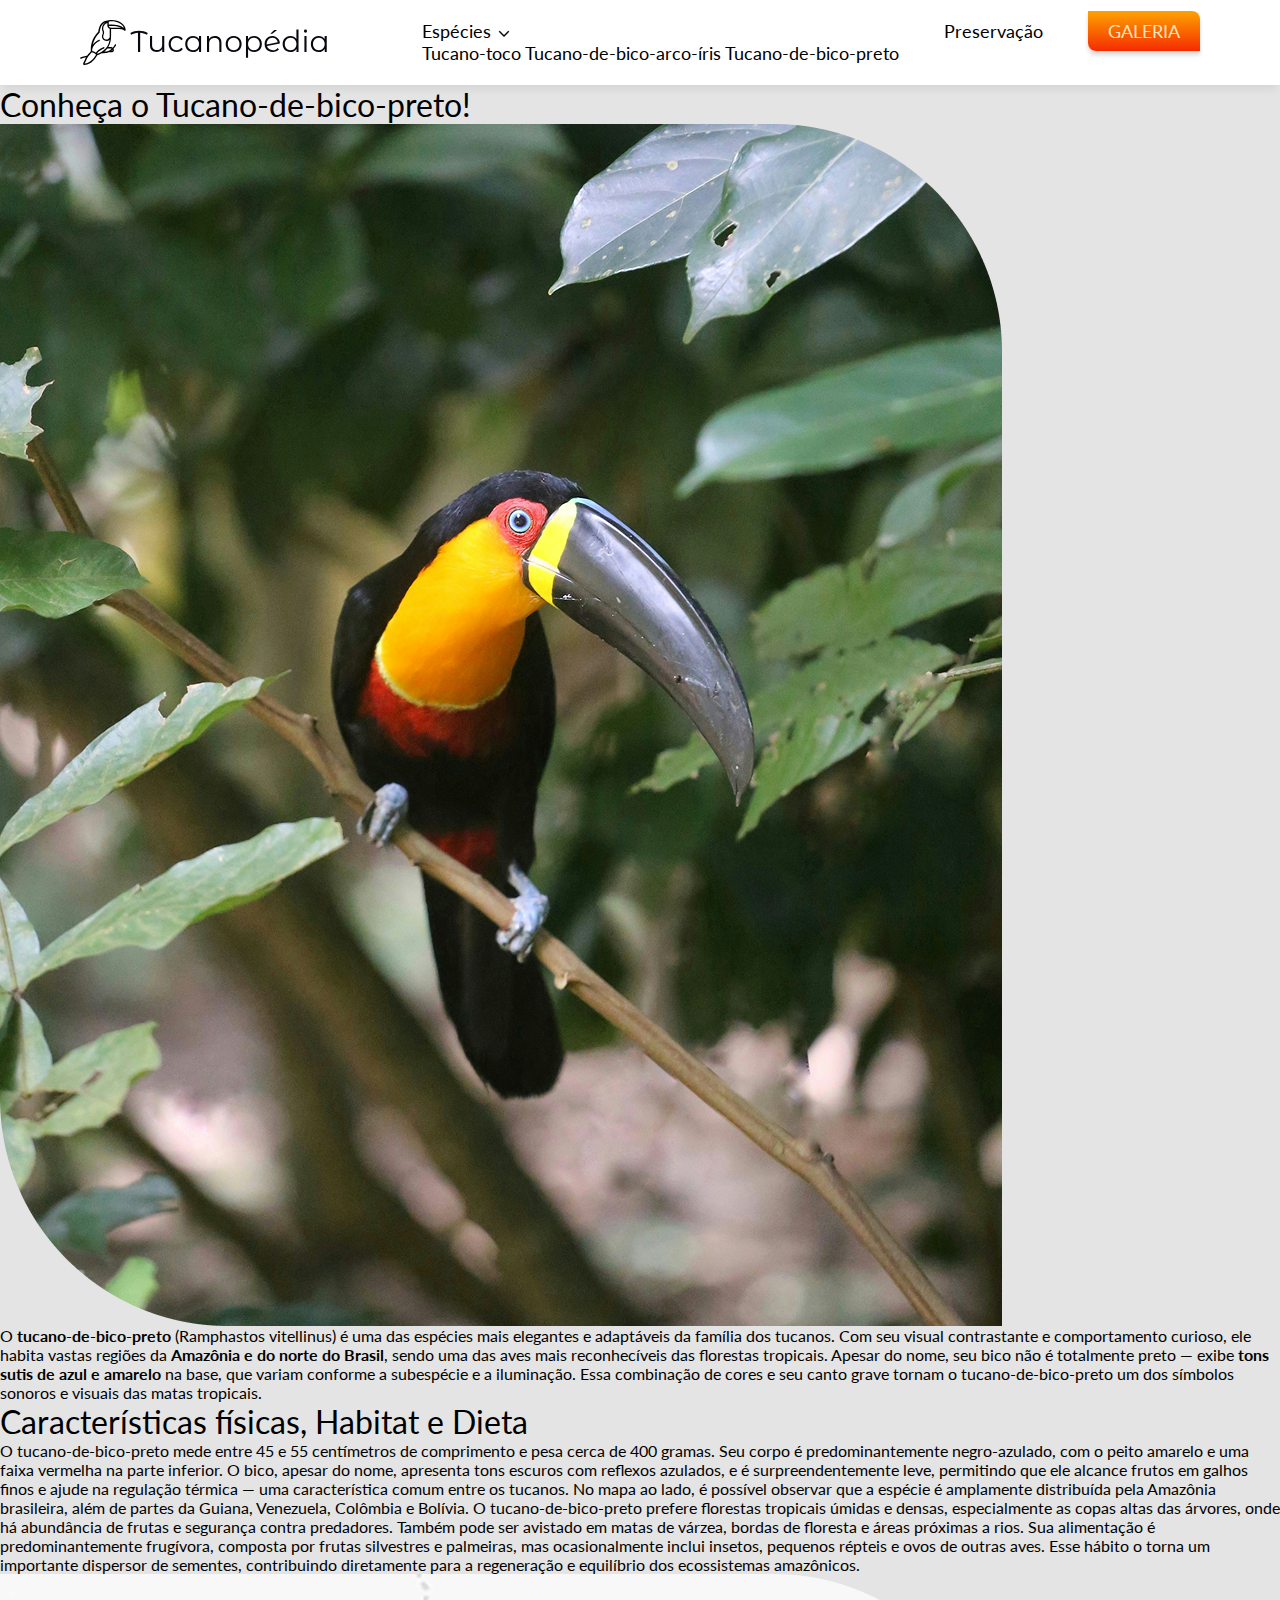
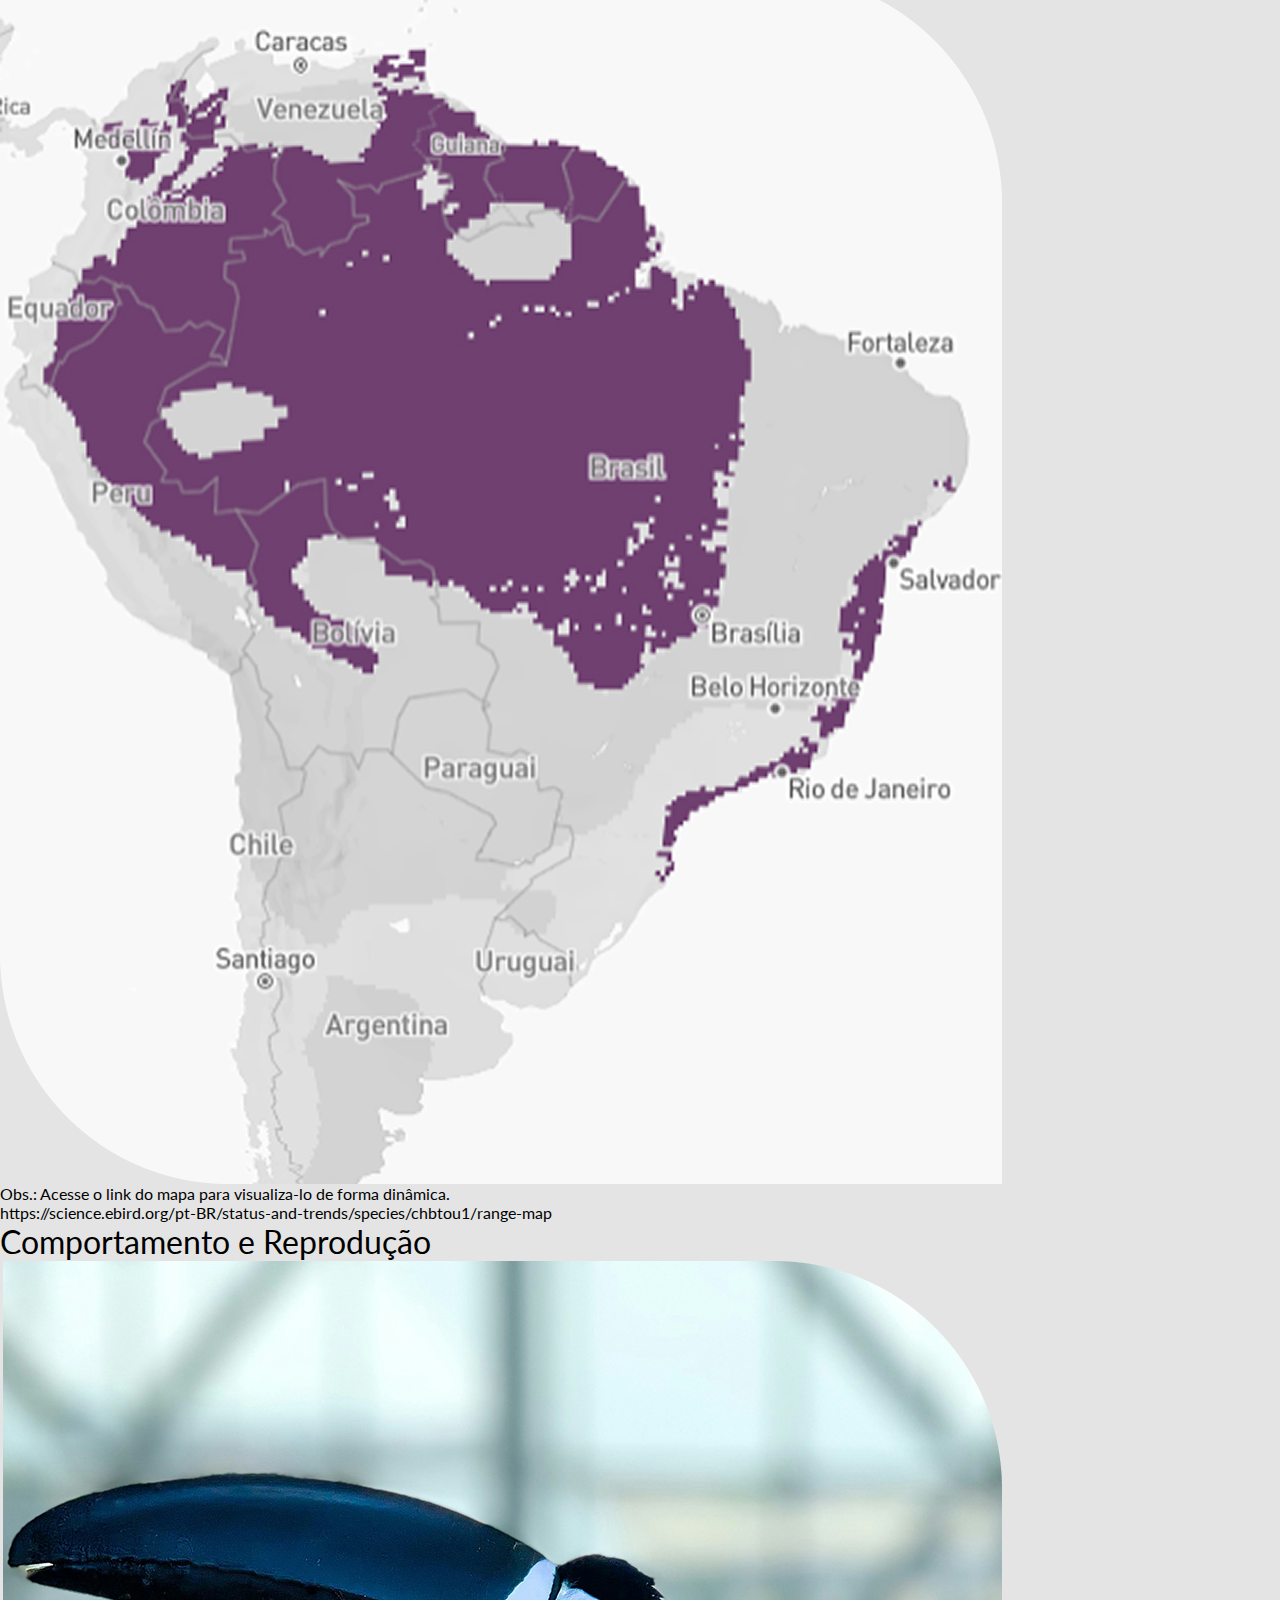
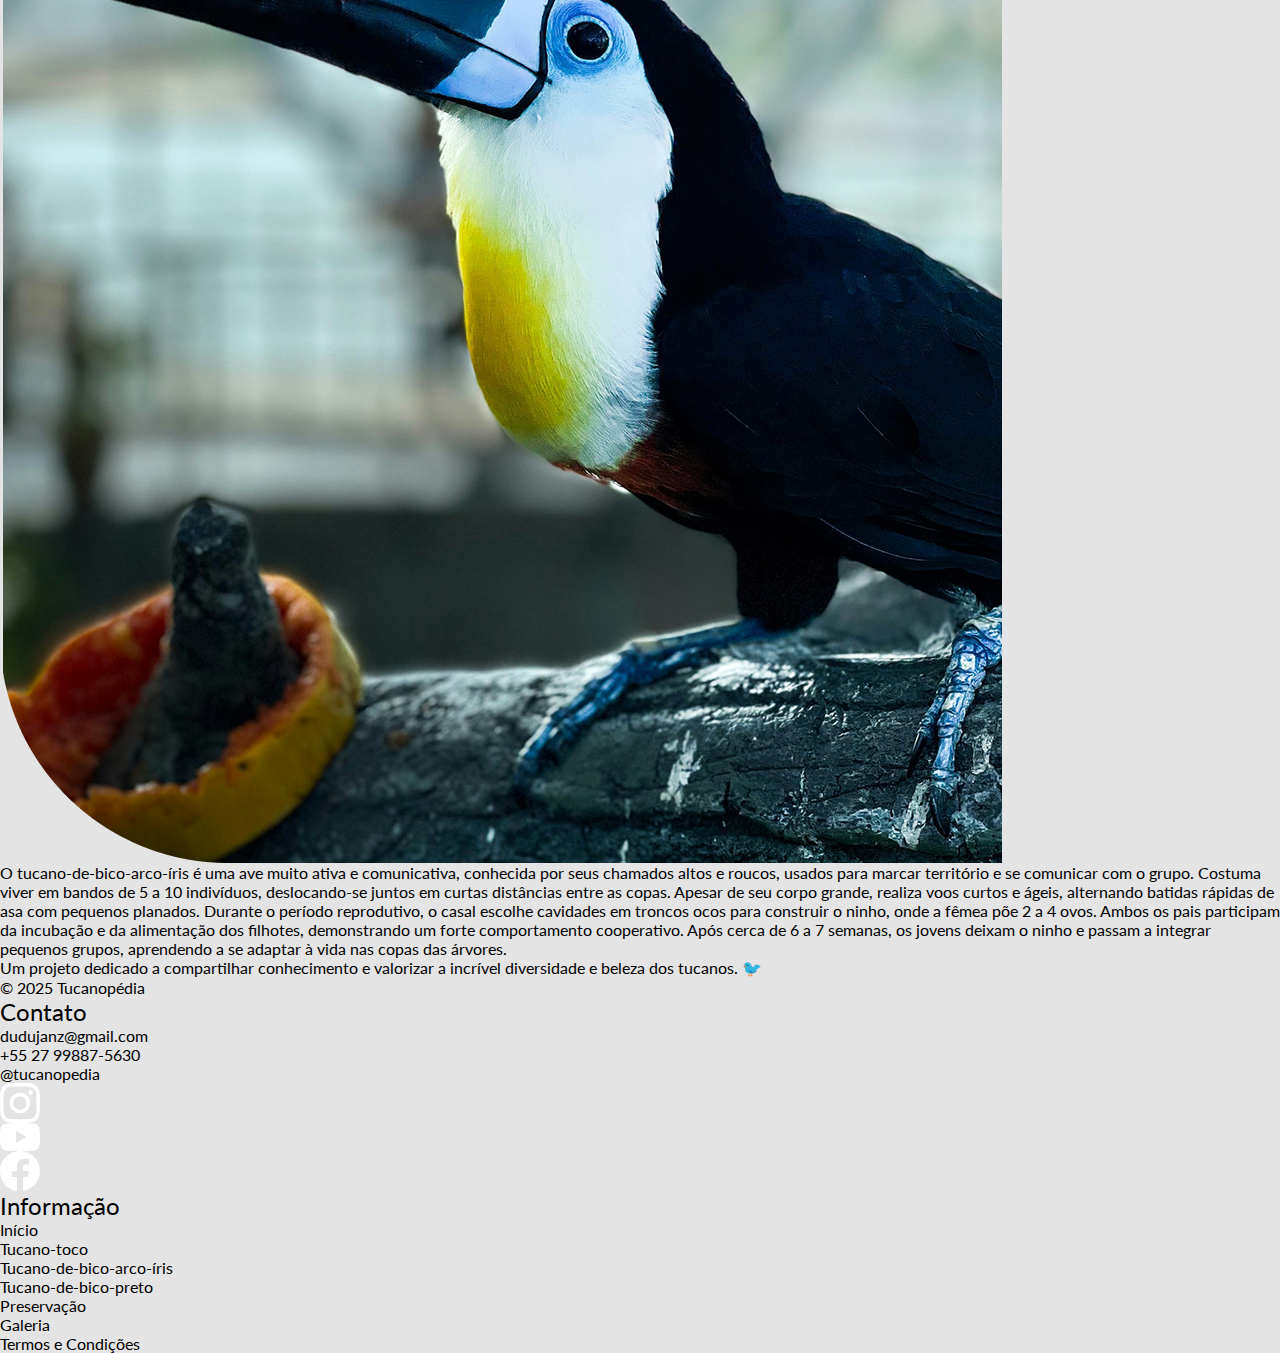
<file: tucano-bico-preto.html>
<!DOCTYPE html>
<html lang="pt-br">

<head>
    <meta charset="UTF-8">
    <meta name="viewport" content="width=device-width, initial-scale=1.0">
    <link rel="stylesheet" type="text/css" href="./css/style.css">
    <link rel="shortcut icon" href="./src/icone-tucano-cinza.svg" type="image/x-icon">
    <title>Tucano-de-bico-preto - Tucanopédia</title>
</head>

<body>
    <!--Cabeçalho e Barra de navegação-->
    <header>
        <div class="header-container">
            <a href="./index.html"><img class="logo-tucanopedia" src="./src/logo-tucanopedia.svg" alt="Logo Tucanopédia"></a>
            <nav>
                <ul>
                    <li class="dropdown">
                        <a href="#" class="item-dropdown">Espécies<span class="icone-dropdown"></span></a>
                        <div class="menu-dropdown">
                            <a href="./tucano-toco.html">Tucano-toco</a>
                            <a href="./tucano-bico-arco-iris.html">Tucano-de-bico-arco-íris</a>
                            <a href="./tucano-bico-preto.html">Tucano-de-bico-preto</a>
                        </div>
                    </li>
                    <li><a href="./preservacao.html">Preservação</a></li>
                    <li><a href="#" class="botao-galeria">Galeria</a></li>
                </ul>
            </nav>
        </div>
    </header>

    <section class="container-1-tbp">
        <div class="titulo-container-1-tbai">
            <h1>Conheça o Tucano-de-bico-preto<span class="texto-colorido">!</span></h1>
        </div>

        <div class="img-container-1-tbp">
            <img src="./src/tucano-de-bico-preto-container-1.png" alt="Tucano-de-bico-preto sob galho">
        </div>

        <div class="texto-container-1-tbp">
            <p class="paragrafo-container-1-tbp">
                O <strong>tucano-de-bico-preto</strong> (Ramphastos vitellinus) é uma das espécies mais elegantes e adaptáveis da família dos tucanos. Com seu visual contrastante e comportamento curioso, ele habita vastas regiões da <strong>Amazônia e do norte do Brasil</strong>, sendo uma das aves mais reconhecíveis das florestas tropicais.
                Apesar do nome, seu bico não é totalmente preto — exibe <strong>tons sutis de azul e amarelo</strong> na base, que variam conforme a subespécie e a iluminação. Essa combinação de cores e seu canto grave tornam o tucano-de-bico-preto um dos símbolos sonoros e visuais das matas tropicais.
            </p>
        </div>
    </section>

    <div class="background-container-2-tbp">
        <section class="container-2-tbp">
            <div class="texto-container-2-tbp">
                <h1 class="titulo-container-2-tbp">Características físicas, Habitat e Dieta</h1>
                <p class="paragrafo-container-2-tbp">
                    O tucano-de-bico-preto mede entre 45 e 55 centímetros de comprimento e pesa cerca de 400 gramas. Seu corpo é predominantemente negro-azulado, com o peito amarelo e uma faixa vermelha na parte inferior. O bico, apesar do nome, apresenta tons escuros com reflexos azulados, e é surpreendentemente leve, permitindo que ele alcance frutos em galhos finos e ajude na regulação térmica — uma característica comum entre os tucanos.

                    No mapa ao lado, é possível observar que a espécie é amplamente distribuída pela Amazônia brasileira, além de partes da Guiana, Venezuela, Colômbia e Bolívia. O tucano-de-bico-preto prefere florestas tropicais úmidas e densas, especialmente as copas altas das árvores, onde há abundância de frutas e segurança contra predadores. Também pode ser avistado em matas de várzea, bordas de floresta e áreas próximas a rios.

                    Sua alimentação é predominantemente frugívora, composta por frutas silvestres e palmeiras, mas ocasionalmente inclui insetos, pequenos répteis e ovos de outras aves. Esse hábito o torna um importante dispersor de sementes, contribuindo diretamente para a regeneração e equilíbrio dos ecossistemas amazônicos.
                </p>
            </div>

            <div class="img-container-2-tbp">
                <img src="./src/tucano-de-bico-preto-container-2.png" alt="Mapa de ocorrência do Tucano-de-bico-preto">
            </div>

            <div class="extra-mapa">
                <span class="aviso-mapa">Obs.: Acesse o link do mapa para visualiza-lo de forma dinâmica.</span>
                <div class="div-link">
                    <span class="seta-icone"></span>
                    <a class="link-mapa" href="https://science.ebird.org/pt-BR/status-and-trends/species/chbtou1/range-map">
                        https://science.ebird.org/pt-BR/status-and-trends/species/chbtou1/range-map
                    </a>
                </div>
            </div>
        </section>
    </div>

    <section class="container-3-tbp">
        <div class="titulo-container-3-tbai">
            <h1>Comportamento e Reprodução</h1>
        </div>

        <div class="img-container-3-tbp">
            <img src="./src/tucano-de-bico-preto-container-3.png" alt="Tucano-de-bico-preto sob galho">
        </div>

        <div class="texto-container-3-tbp">
            <p class="paragrafo-container-3-tbp">
                O tucano-de-bico-arco-íris é uma ave muito ativa e comunicativa, conhecida por seus chamados altos e roucos, usados para marcar território e se comunicar com o grupo. Costuma viver em bandos de 5 a 10 indivíduos, deslocando-se juntos em curtas distâncias entre as copas. Apesar de seu corpo grande, realiza voos curtos e ágeis, alternando batidas rápidas de asa com pequenos planados.
                Durante o período reprodutivo, o casal escolhe cavidades em troncos ocos para construir o ninho, onde a fêmea põe 2 a 4 ovos. Ambos os pais participam da incubação e da alimentação dos filhotes, demonstrando um forte comportamento cooperativo. Após cerca de 6 a 7 semanas, os jovens deixam o ninho e passam a integrar pequenos grupos, aprendendo a se adaptar à vida nas copas das árvores.
            </p>
        </div>
    </section>
</body>

<div class="background-footer">
    <footer>
        <div class="footer-coluna-1">
            <p class="paragrafo-coluna-1">
                Um projeto dedicado a compartilhar conhecimento e valorizar a incrível diversidade e beleza dos tucanos. 🐦
            </p>
            <span class="footer-copyright">© 2025 Tucanopédia</span>
        </div>

        <div class="footer-coluna-2">
            <h2>Contato</h2>

            <ul class="lista-contatos">
                <li>dudujanz@gmail.com</li>
                <li>+55 27 99887-5630</li>
                <li>@tucanopedia</li>
            </ul>

            <ul class="icone-redes-sociais">
                <li><a href="#"><img src="./src/instagram-icon.svg" alt="Ícone do Instagram"></a></li>
                <li><a href="#"><img src="./src/youtube-icon.svg" alt="Ícone do YouTube"></a></li>
                <li><a href="#"><img src="./src/facebook-icon.svg" alt="Ícone do Facebook"></a></li>
            </ul>
        </div>

        <div class="footer-coluna-3">
            <h2>Informação</h2>
            <ul class="links-do-site">
                <li><a href="./index.html">Início</a></li>
                <li><a href="./tucano-toco.html">Tucano-toco</a></li>
                <li><a href="./tucano-bico-arco-iris.html">Tucano-de-bico-arco-íris</a></li>
                <li><a href="./tucano-bico-preto.html">Tucano-de-bico-preto</a></li>
                <li><a href="./preservacao.html">Preservação</a></li>
                <li><a href="">Galeria</a></li>
                <li><a href="">Termos e Condições</a></li>
            </ul>
        </div>
    </footer>
</div>

</html>
</file>
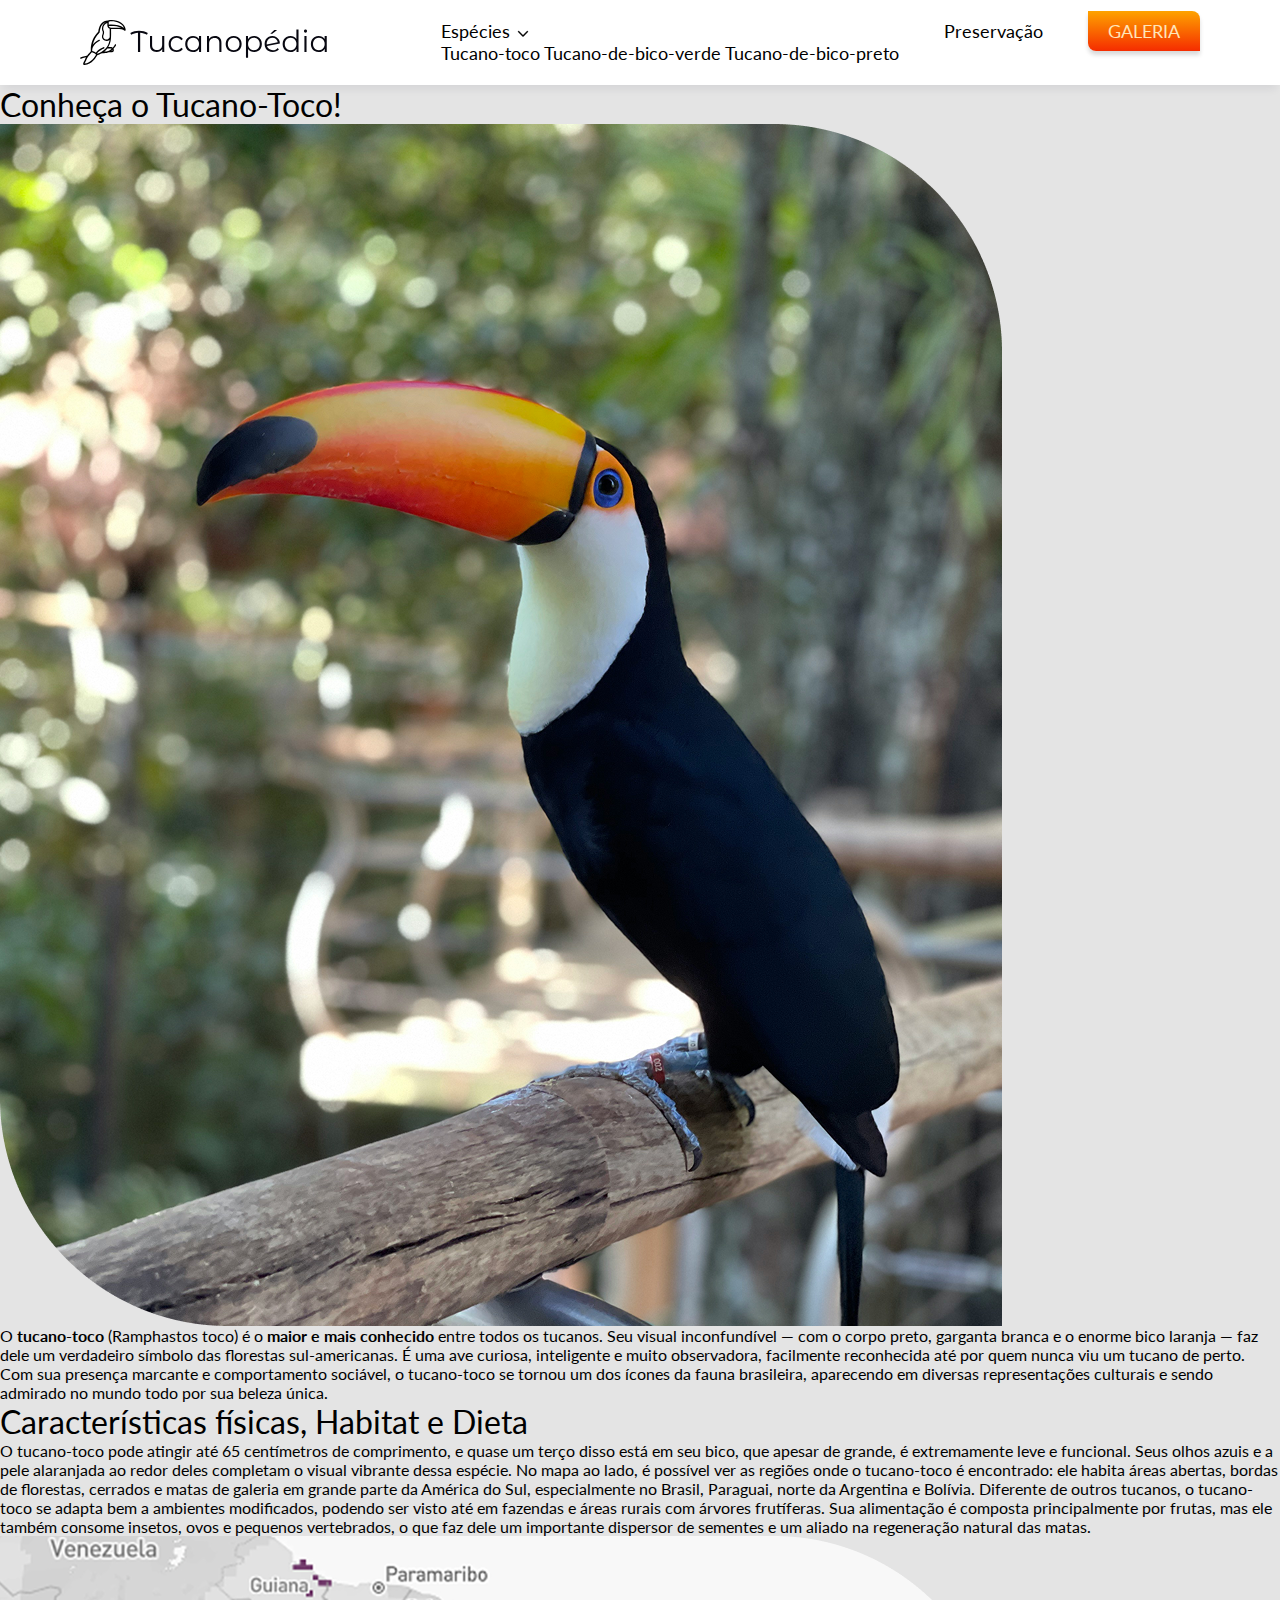
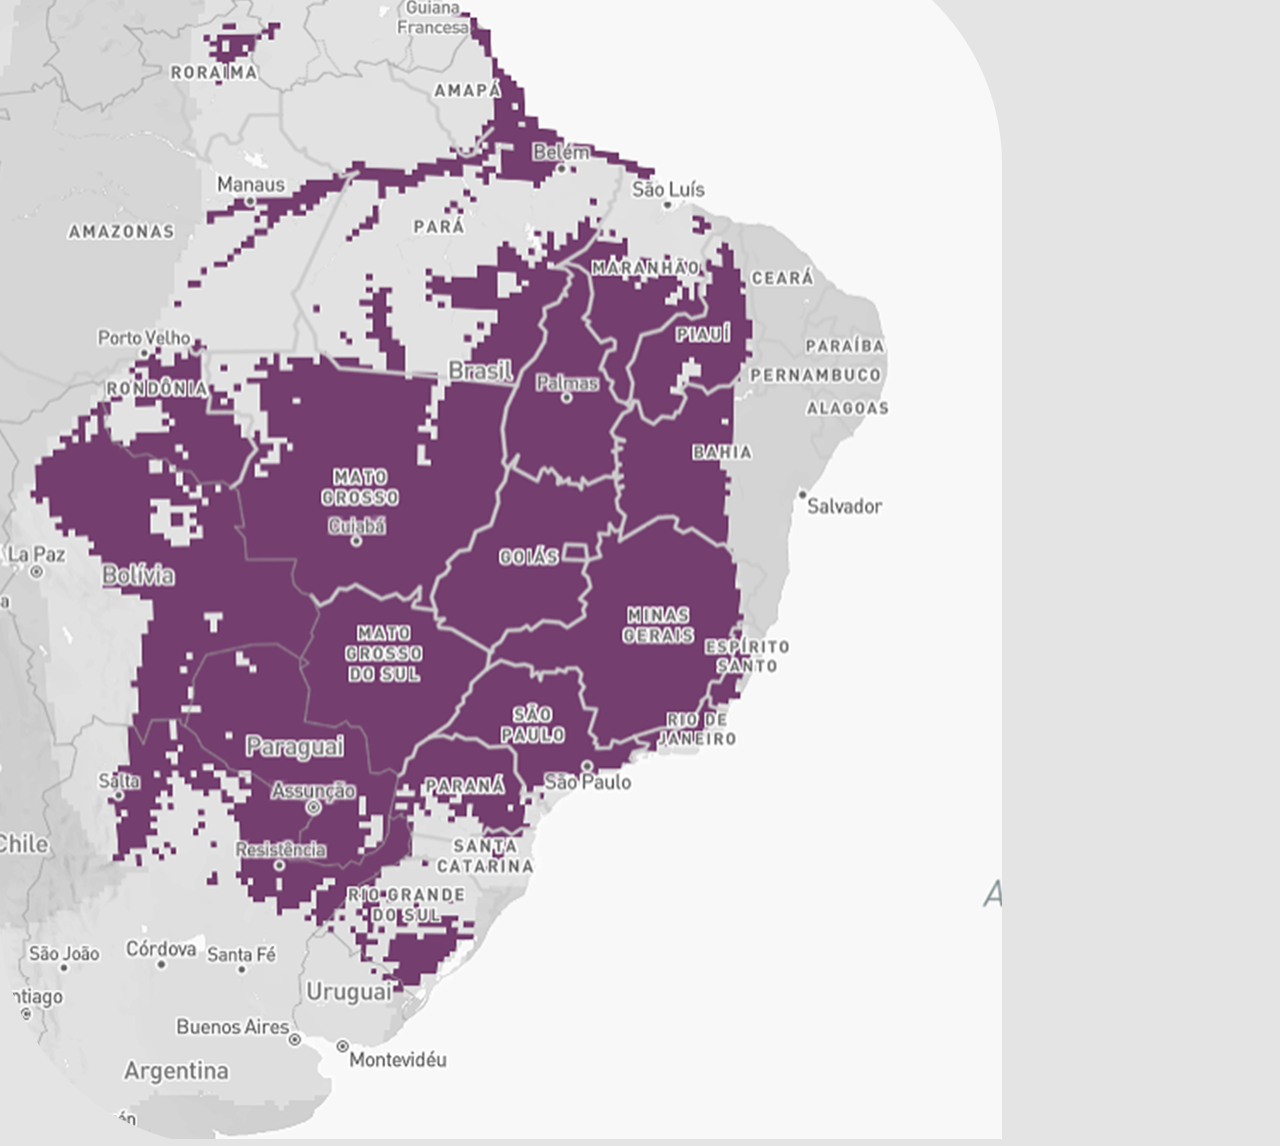
<file: tucano-toco.html>
<!DOCTYPE html>
<html lang="pt-br">

<head>
    <meta charset="UTF-8">
    <meta name="viewport" content="width=device-width, initial-scale=1.0">
    <link rel="stylesheet" type="text/css" href="./css/style.css">
    <link rel="shortcut icon" href="./src/icone-tucano-cinza.svg" type="image/x-icon">
    <title>Tucano-toco - Tucanopédia</title>
</head>

<body>
    <!--Cabeçalho e Barra de navegação-->
    <header>
        <div class="header-container">
            <a href="./index.html"><img class="logo-tucanopedia" src="./src/logo-tucanopedia.svg" alt="Logo Tucanopédia"></a>
            <nav>
                <ul>
                    <li class="dropdown">
                        <a href="#" class="item-dropdown">Espécies<span class="icone-dropdown"></span></a>
                        <div class="menu-dropdown">
                            <a href="./tucano-toco.html">Tucano-toco</a>
                            <a href="#">Tucano-de-bico-verde</a>
                            <a href="#">Tucano-de-bico-preto</a>
                        </div>
                    </li>
                    <li><a href="">Preservação</a></li>
                    <li><a href="#" class="botao-galeria">Galeria</a></li>
                </ul>
            </nav>
        </div>
    </header>

    <section class="container-1-tt">
        <div class="titulo-container-1-tt">
            <h1>Conheça o Tucano-Toco<span class="texto-colorido">!</span></h1>
        </div>

        <div class="img-container-1-tt">
            <img src="./src/sobre-tucano-toco.png" alt="Tucano-toco voando">
        </div>

        <div class="texto-container-1-tt">
            <p class="paragrafo-container-1-tt">
                O <strong>tucano-toco</strong> (Ramphastos toco) é o <strong>maior e mais conhecido</strong> entre todos os tucanos. Seu visual inconfundível — com o corpo preto, garganta branca e o enorme bico laranja — faz dele um verdadeiro símbolo das florestas sul-americanas. É uma ave curiosa, inteligente e muito observadora, facilmente reconhecida até por quem nunca viu um tucano de perto. Com sua presença marcante e comportamento sociável, o tucano-toco se tornou um dos ícones da fauna brasileira, aparecendo em diversas representações culturais e sendo admirado no mundo todo por sua beleza única.
            </p>
        </div>
    </section>

    <div class="background-container-2-tt">
        <section class="container-2-tt">
            <div class="texto-container-2-tt">
                <h1 class="titulo-container-2-tt">Características físicas, Habitat e Dieta</h1>
                <p class="paragrafo-container-2-tt">
                    O tucano-toco pode atingir até 65 centímetros de comprimento, e quase um terço disso está em seu bico, que apesar de grande, é extremamente leve e funcional. Seus olhos azuis e a pele alaranjada ao redor deles completam o visual vibrante dessa espécie.
                    No mapa ao lado, é possível ver as regiões onde o tucano-toco é encontrado: ele habita áreas abertas, bordas de florestas, cerrados e matas de galeria em grande parte da América do Sul, especialmente no Brasil, Paraguai, norte da Argentina e Bolívia. Diferente de outros tucanos, o tucano-toco se adapta bem a ambientes modificados, podendo ser visto até em fazendas e áreas rurais com árvores frutíferas.
                    Sua alimentação é composta principalmente por frutas, mas ele também consome insetos, ovos e pequenos vertebrados, o que faz dele um importante dispersor de sementes e um aliado na regeneração natural das matas.
                </p>
            </div>

            <div class="img-container-2-tt">
                <img src="./src/mapa-tucano-toco.png" alt="Mapa de ocorrência do Tucano-toco">
            </div>
        </section>
    </div>
</body>

</html>
</file>
<file: css/style.css>
@import "./global.css";
@import "./header.css";
@import "./container-1.css";
@import "./container-2.css";
@import "./container-3.css";
</file>
